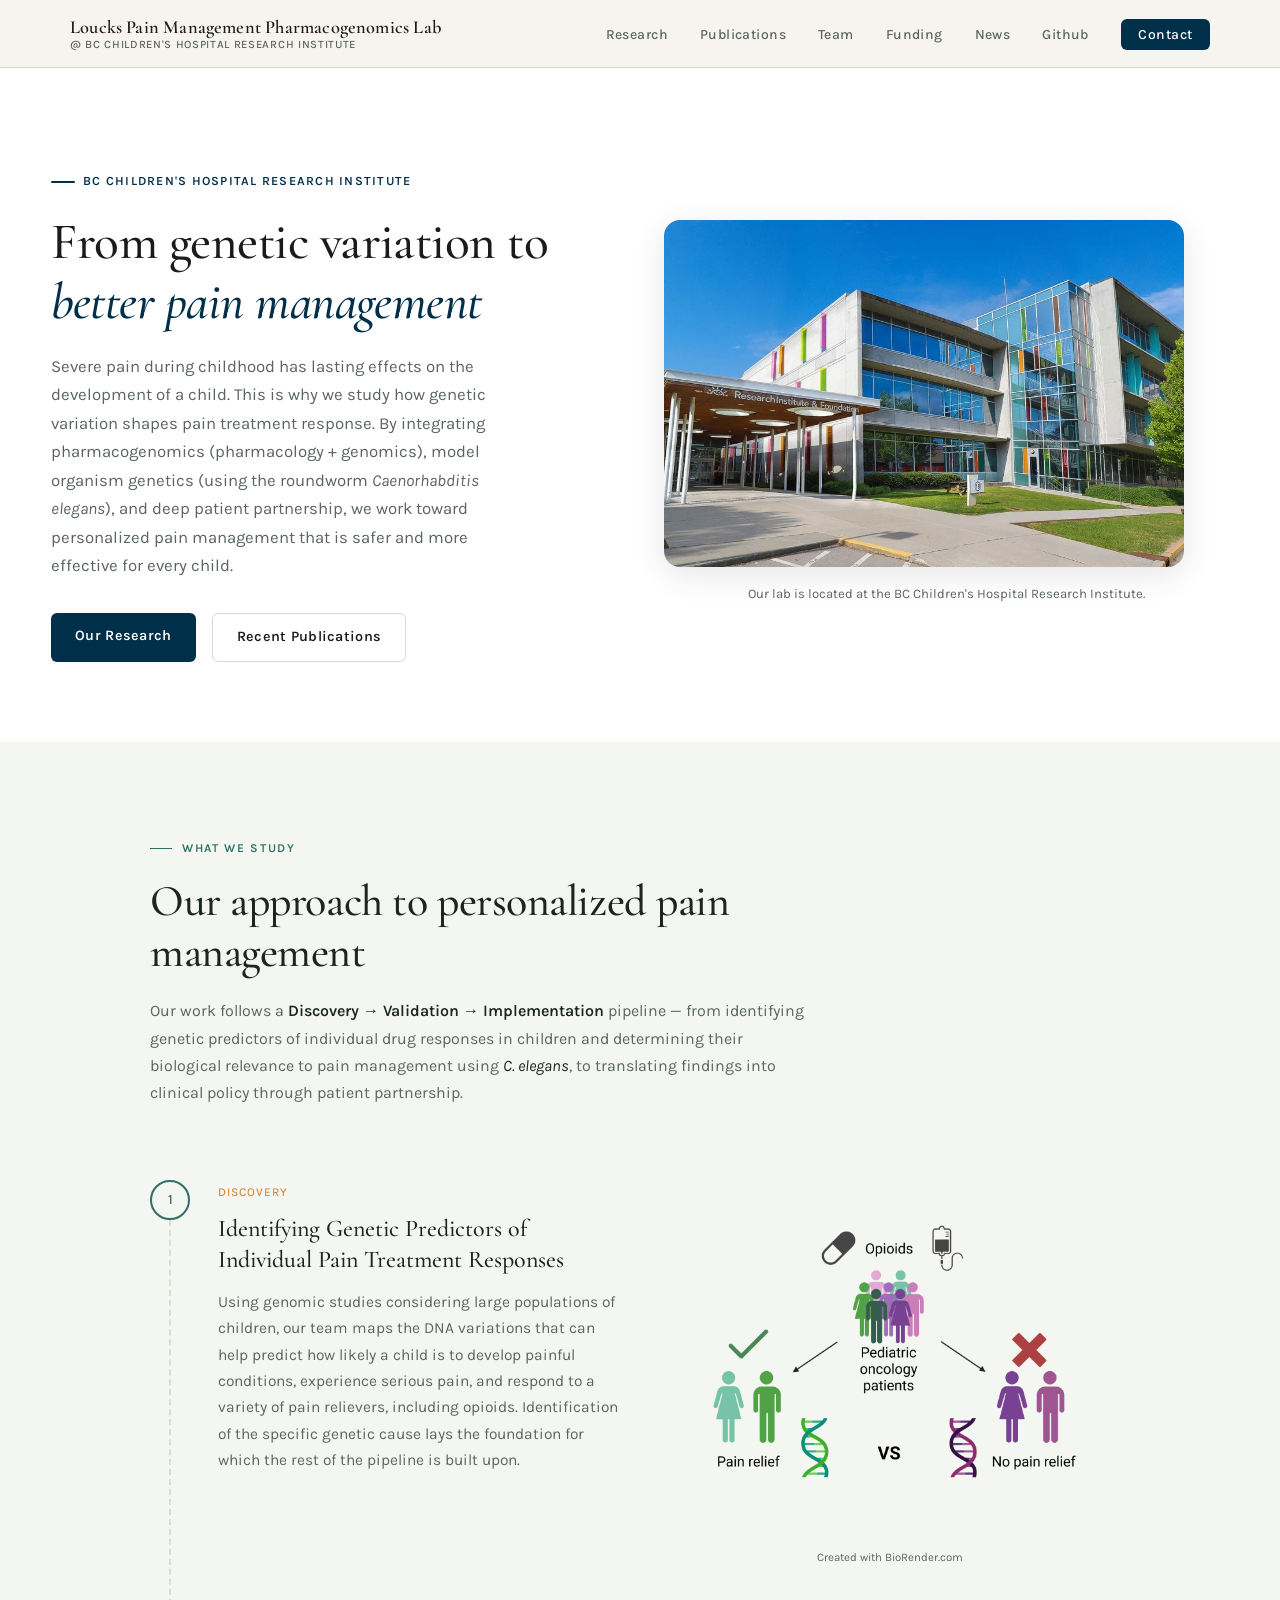
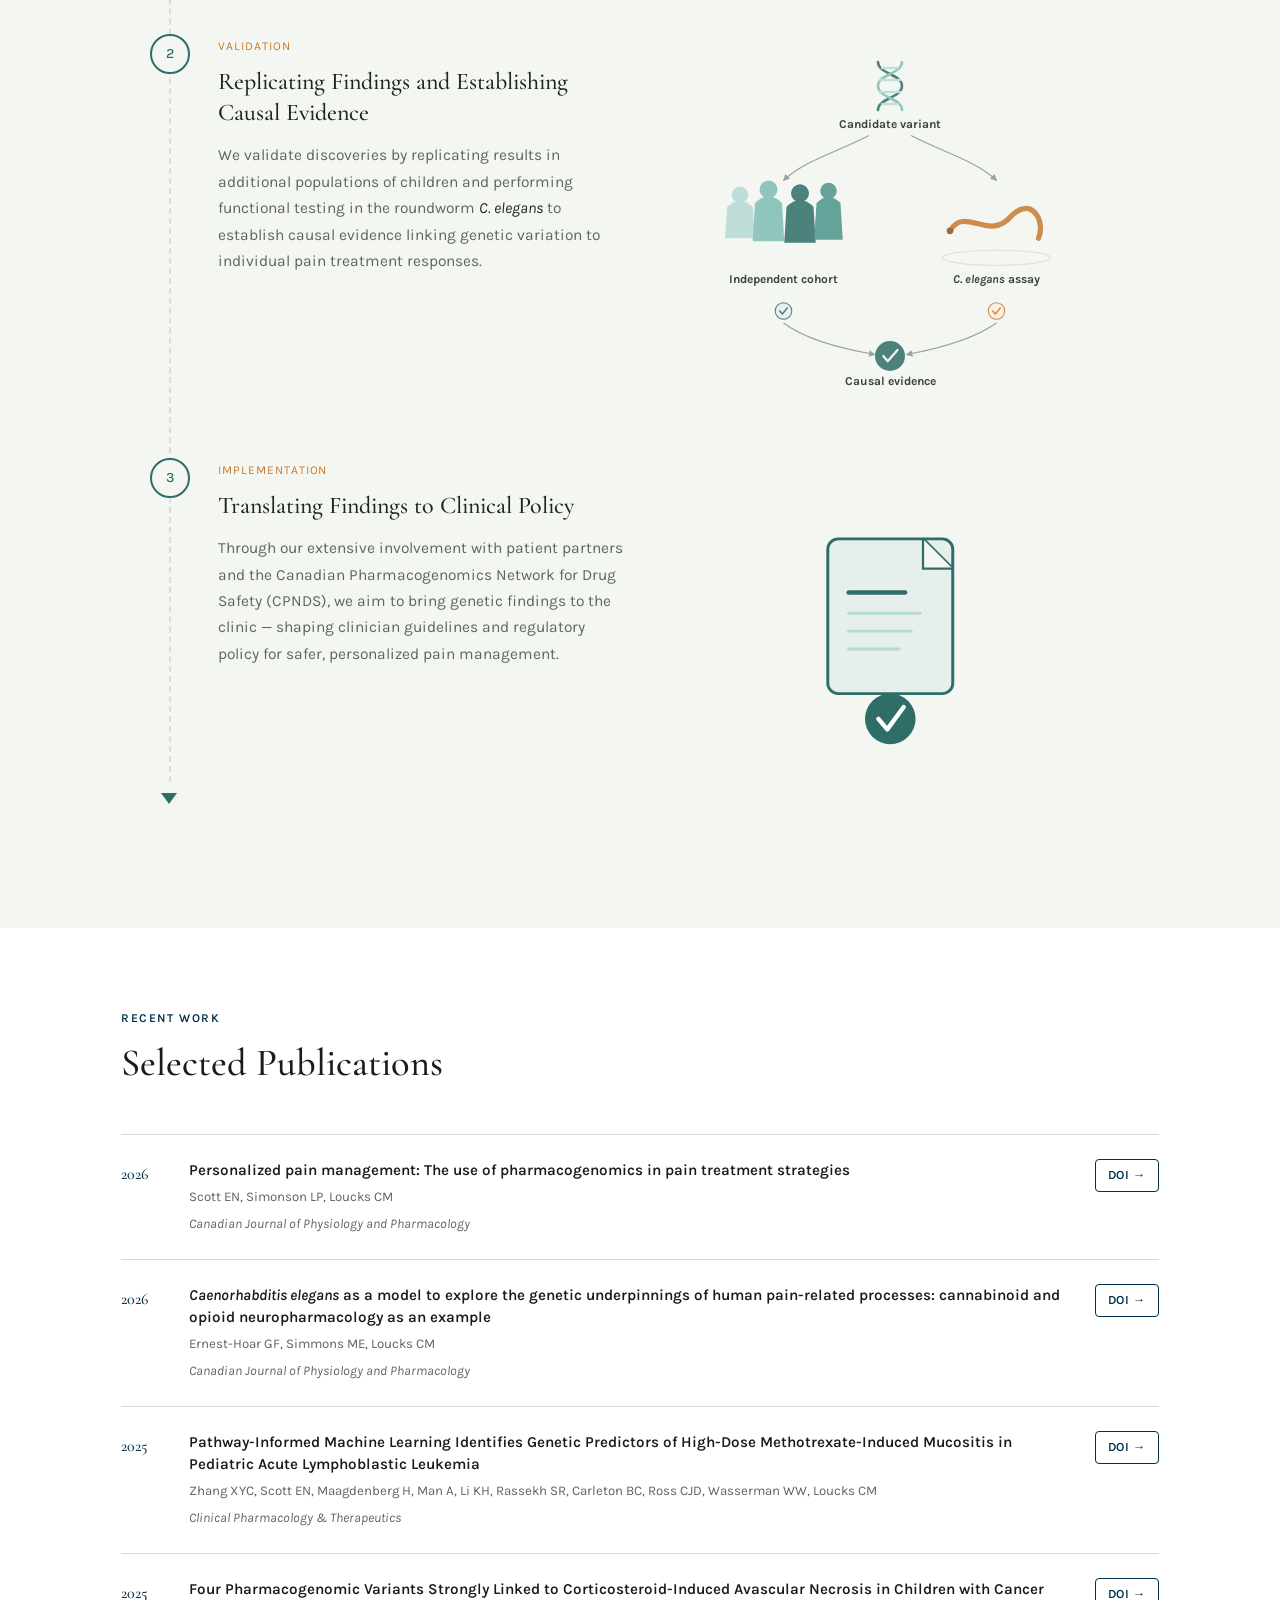
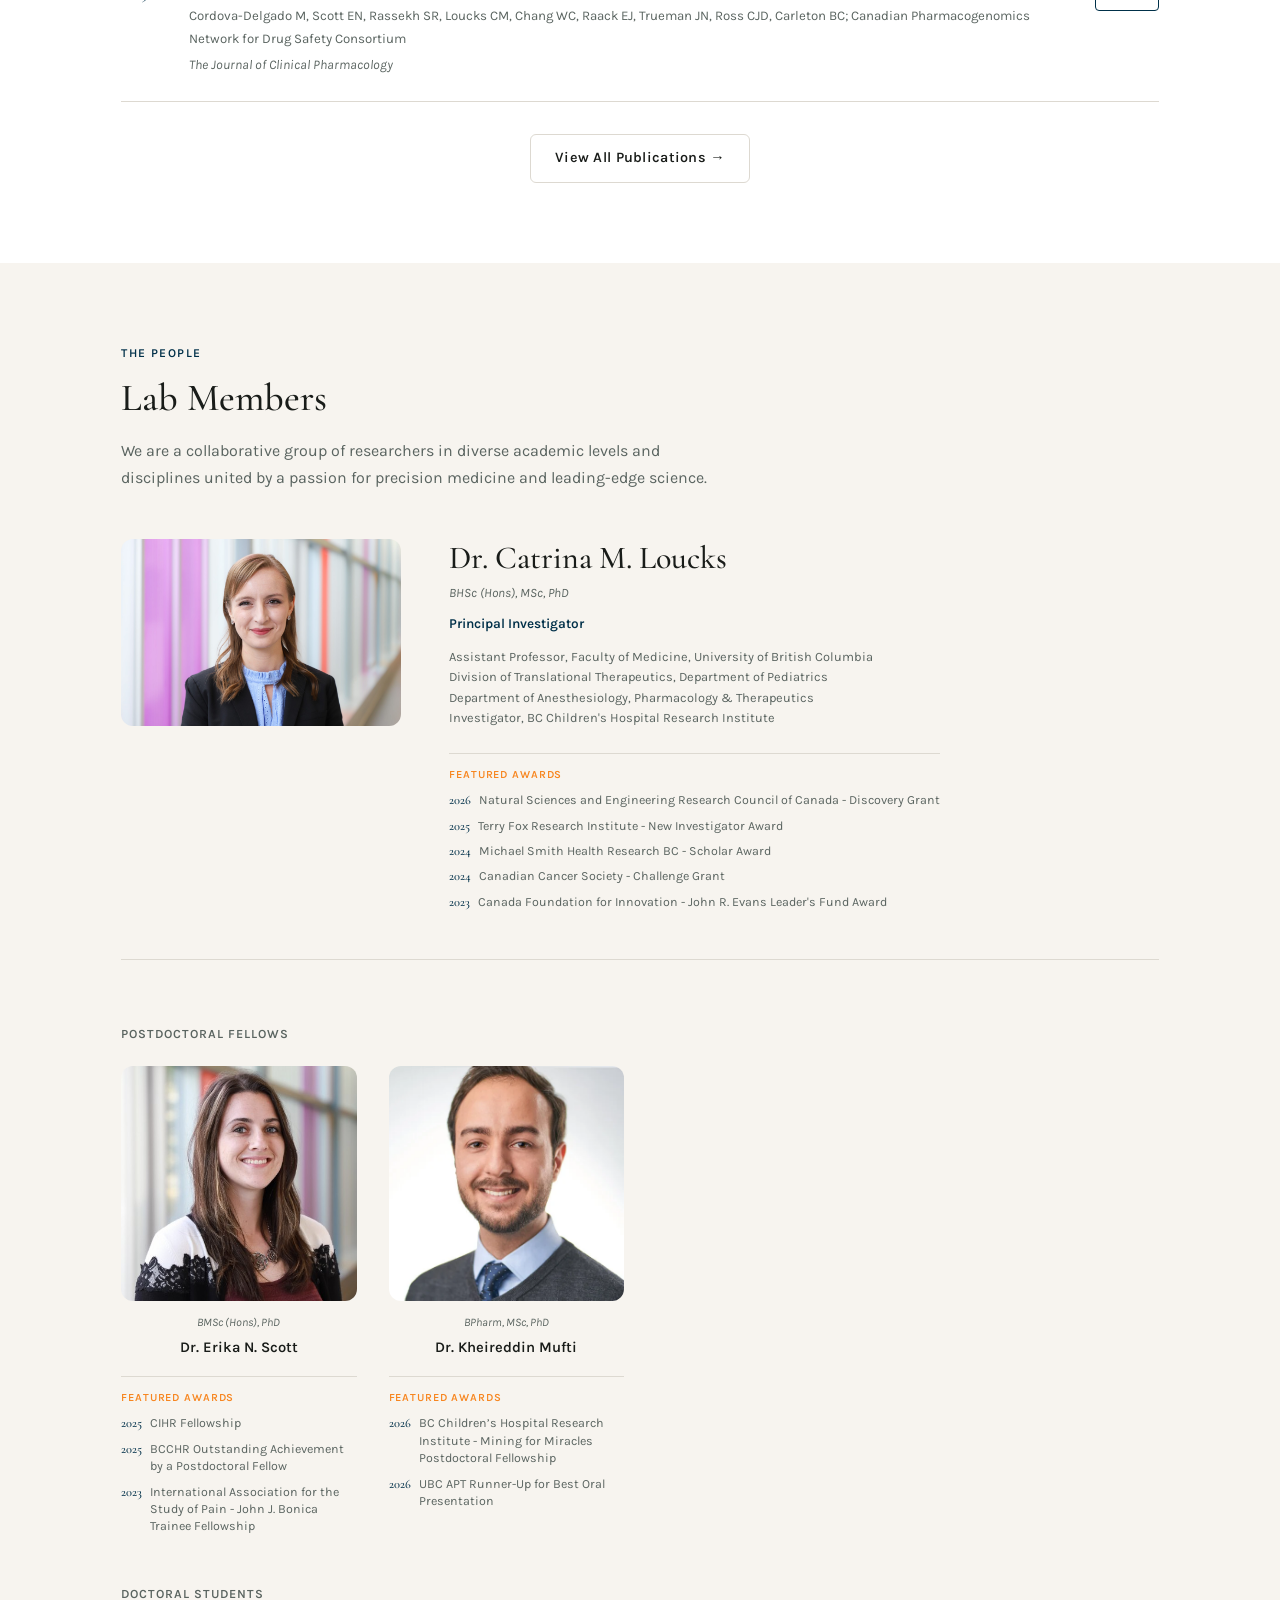
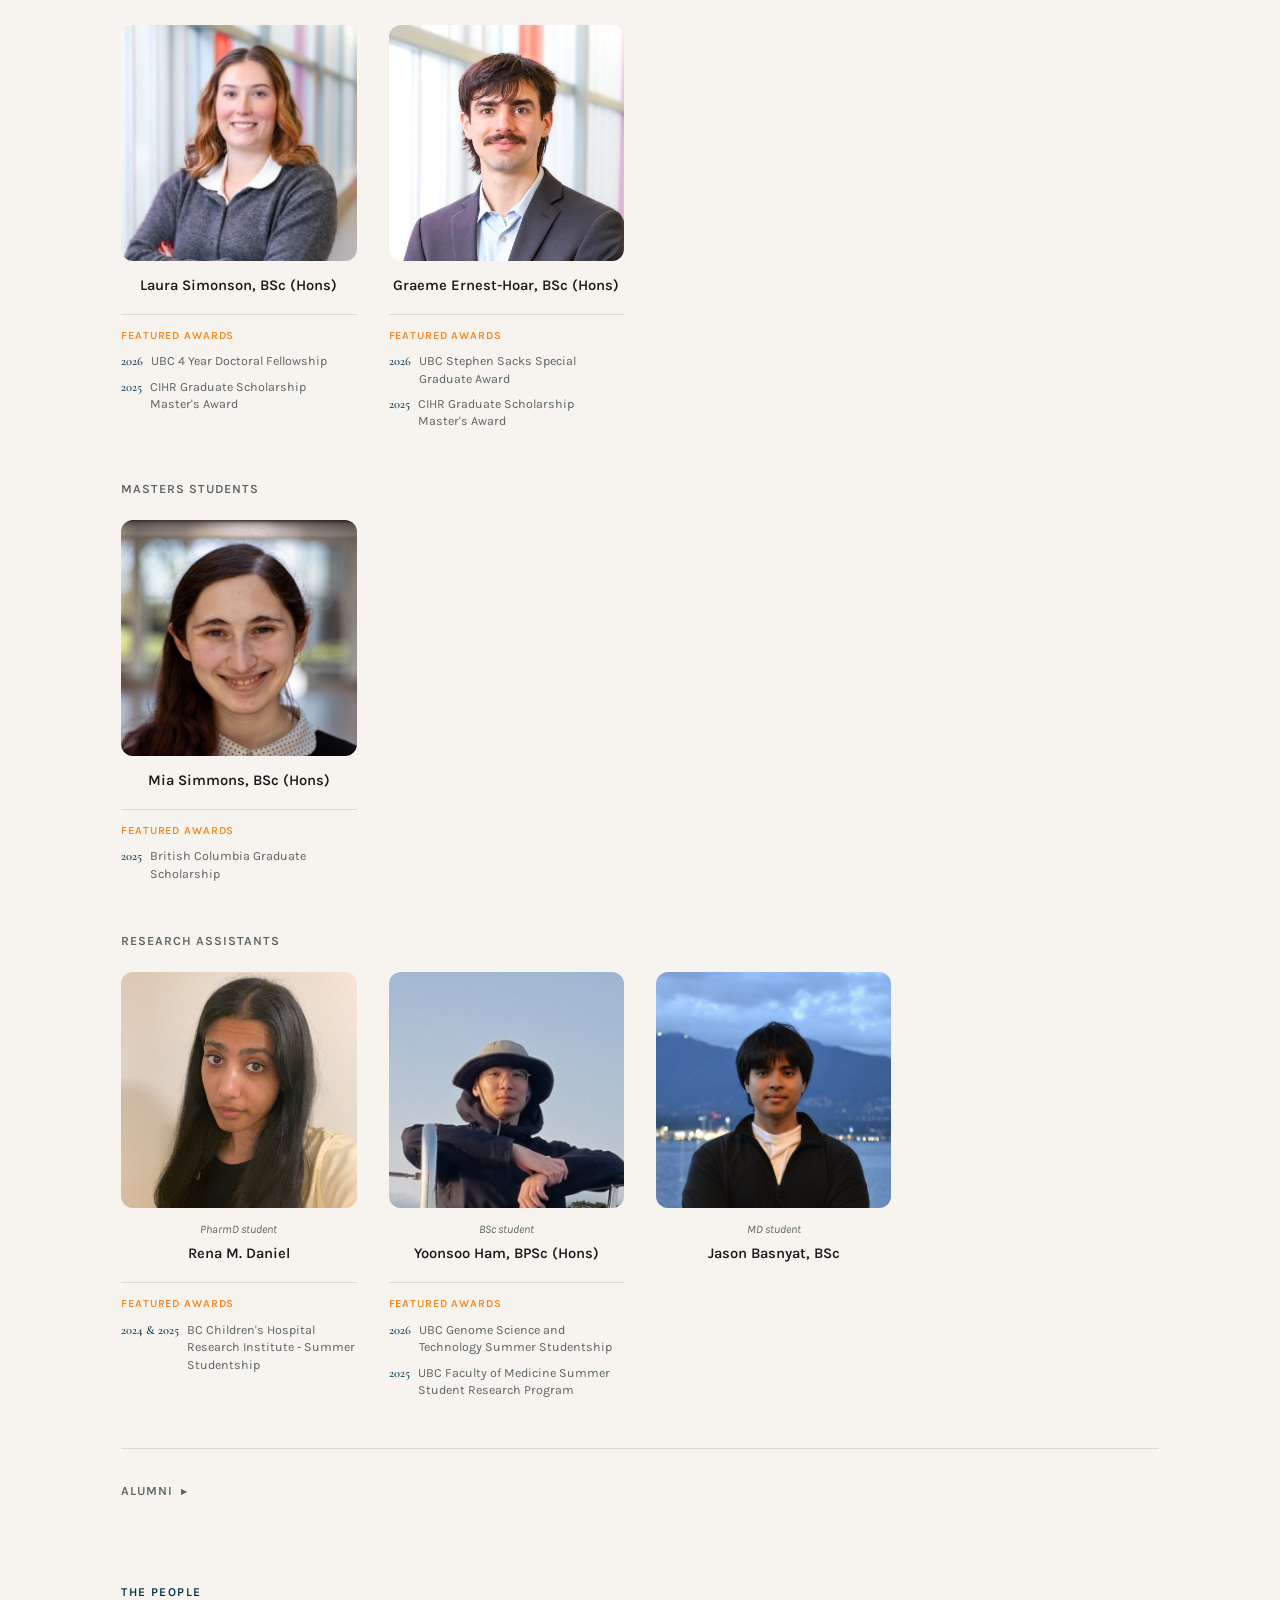
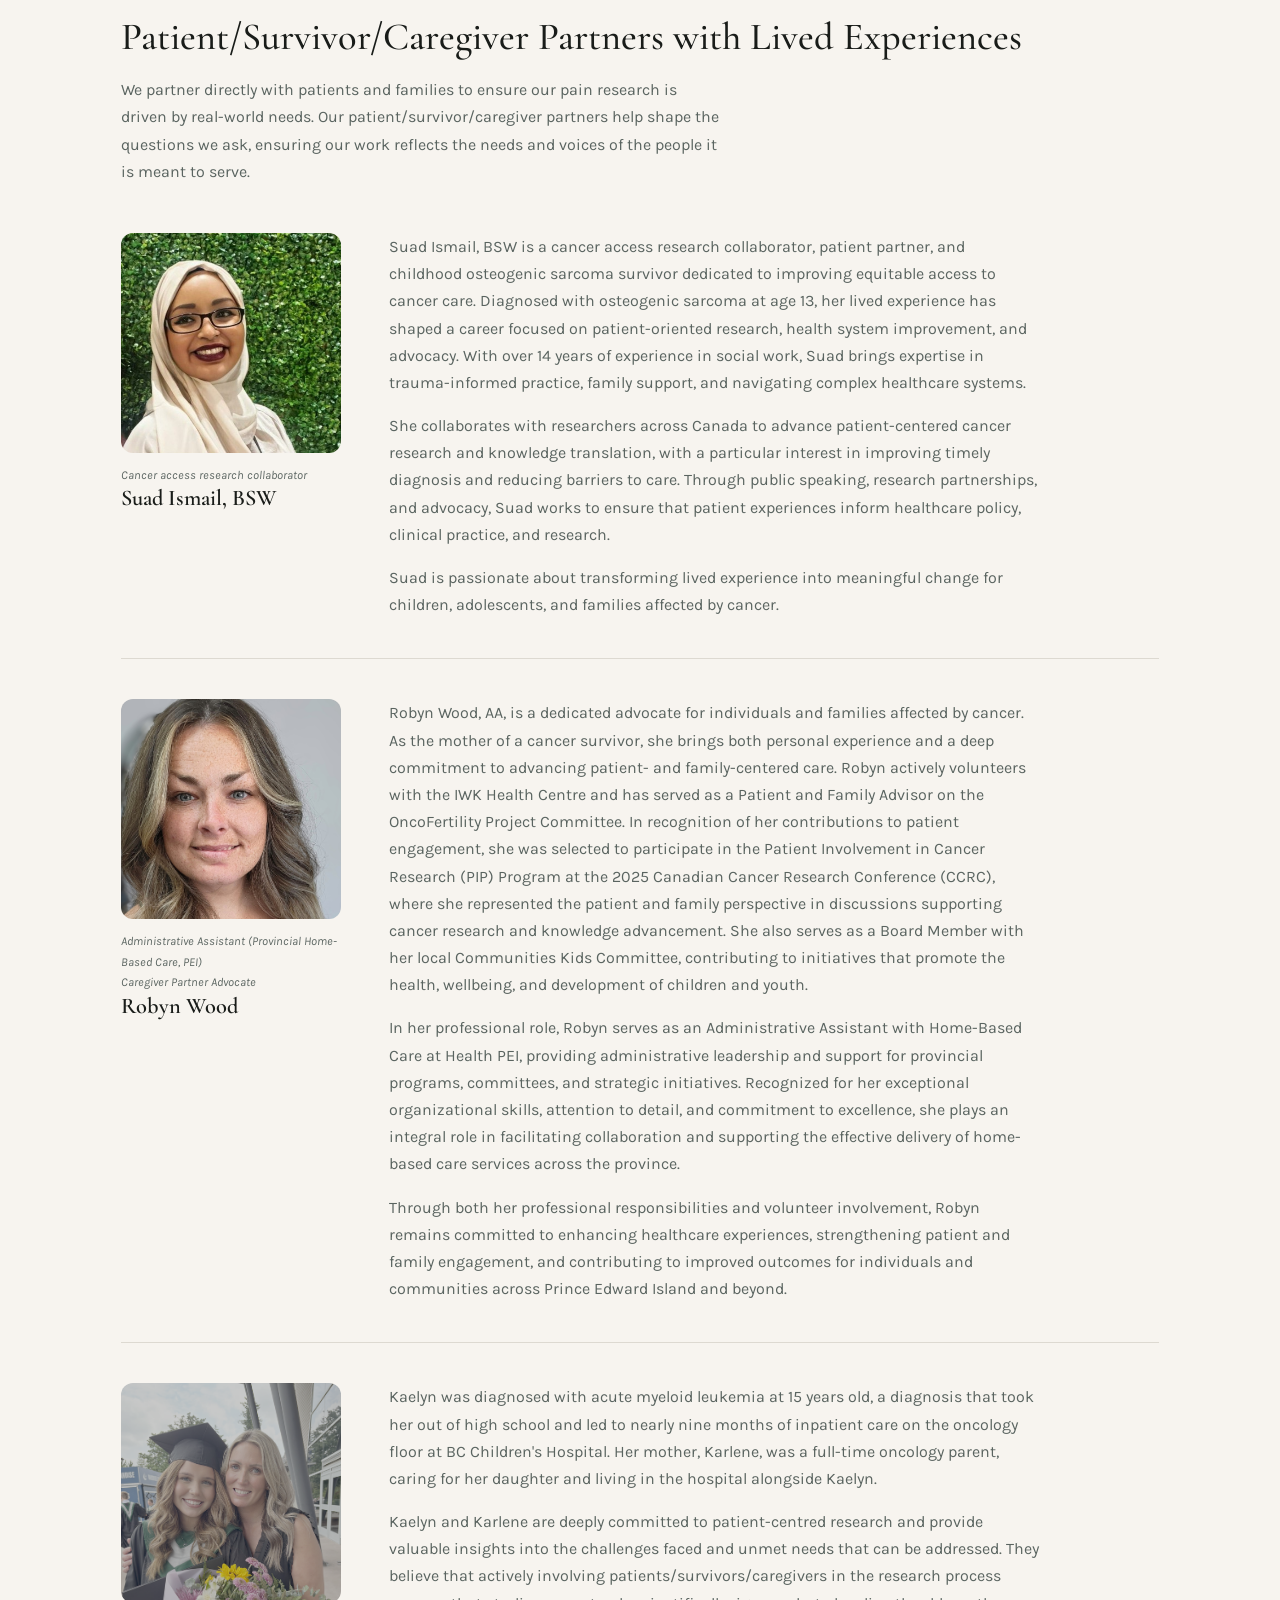
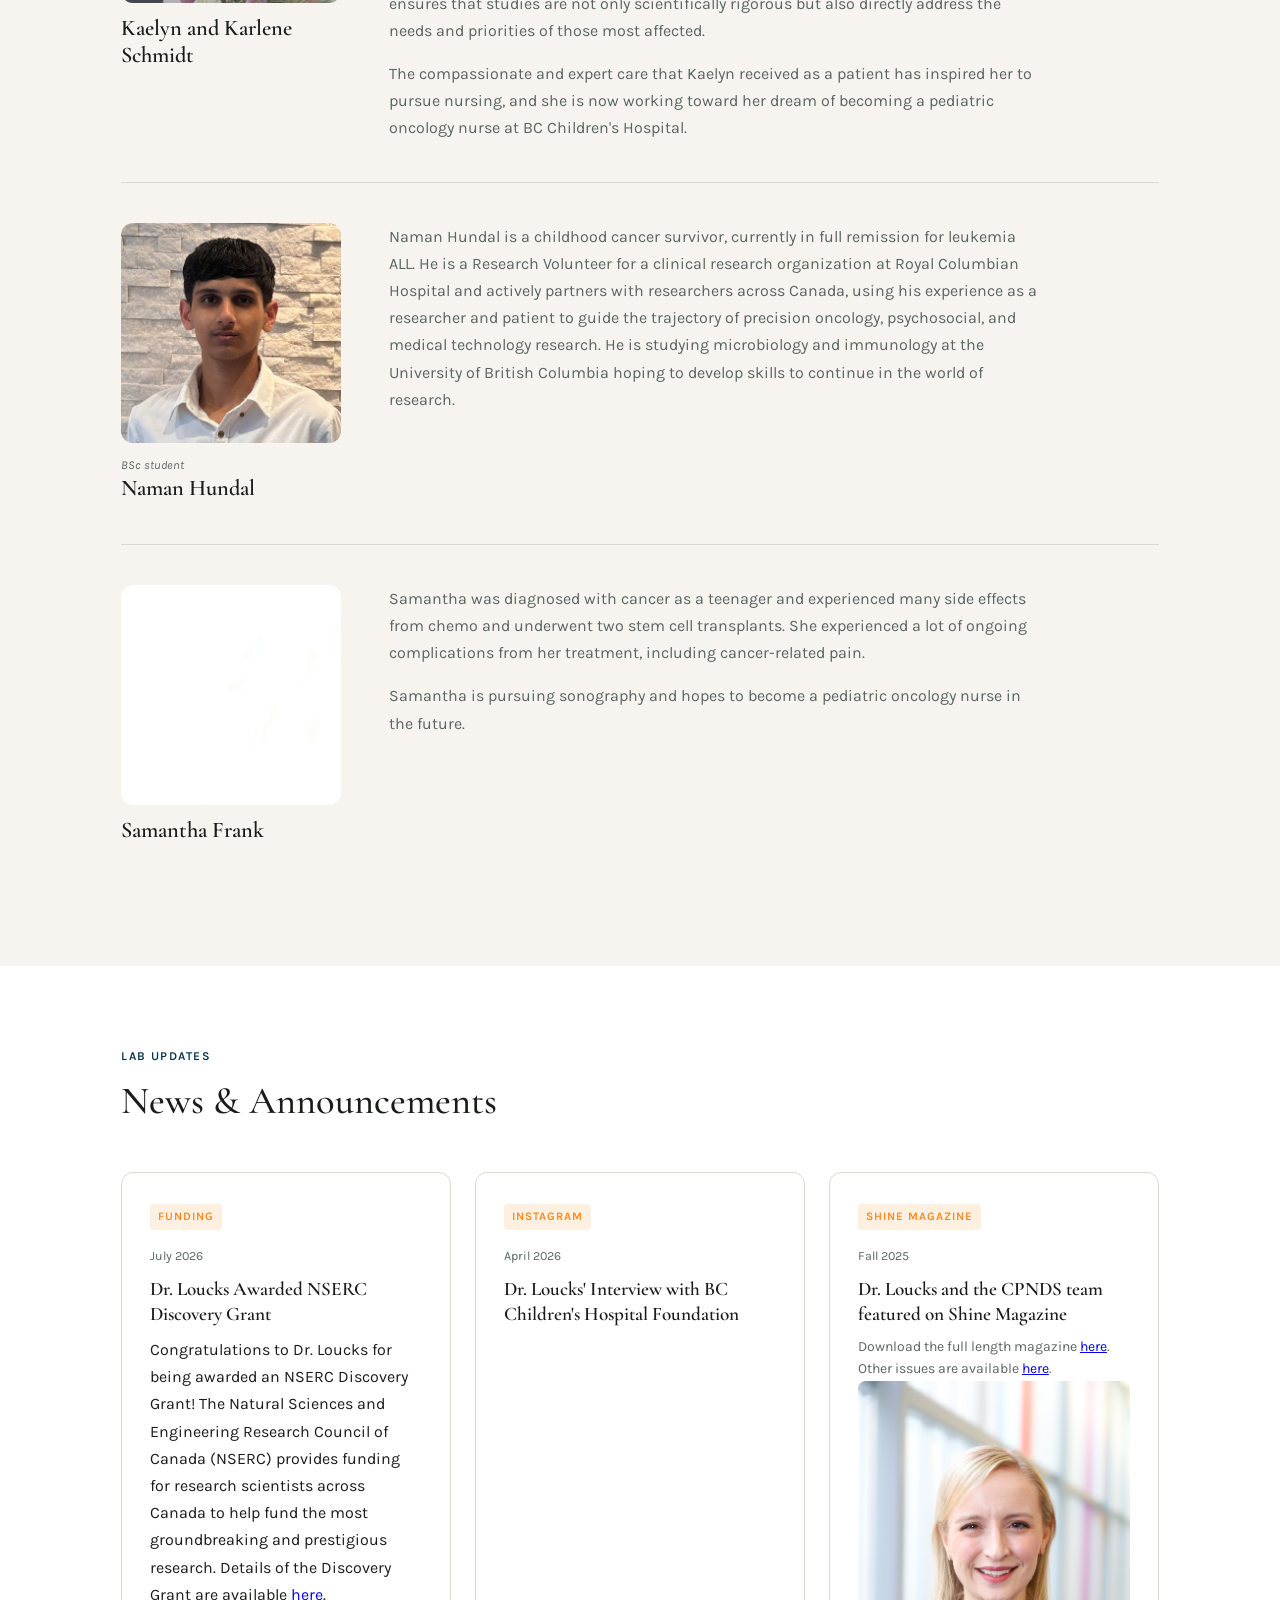
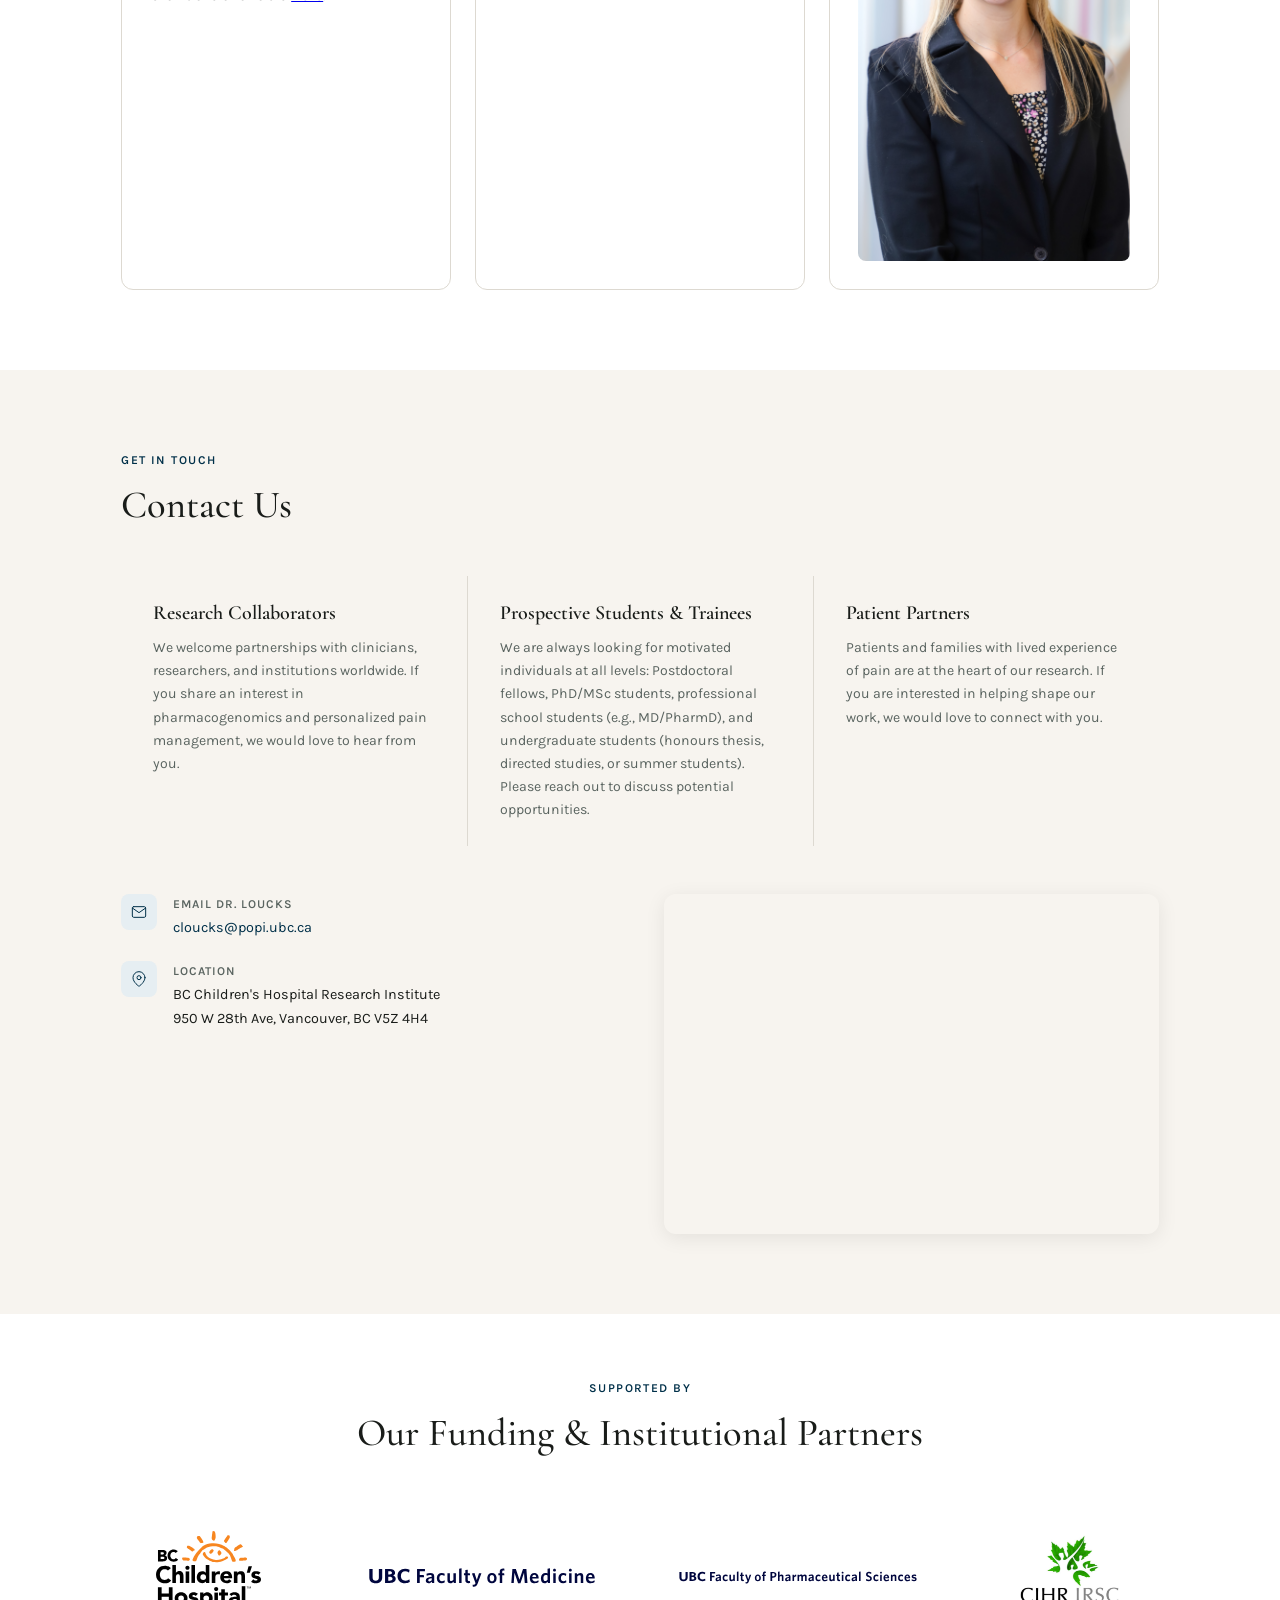
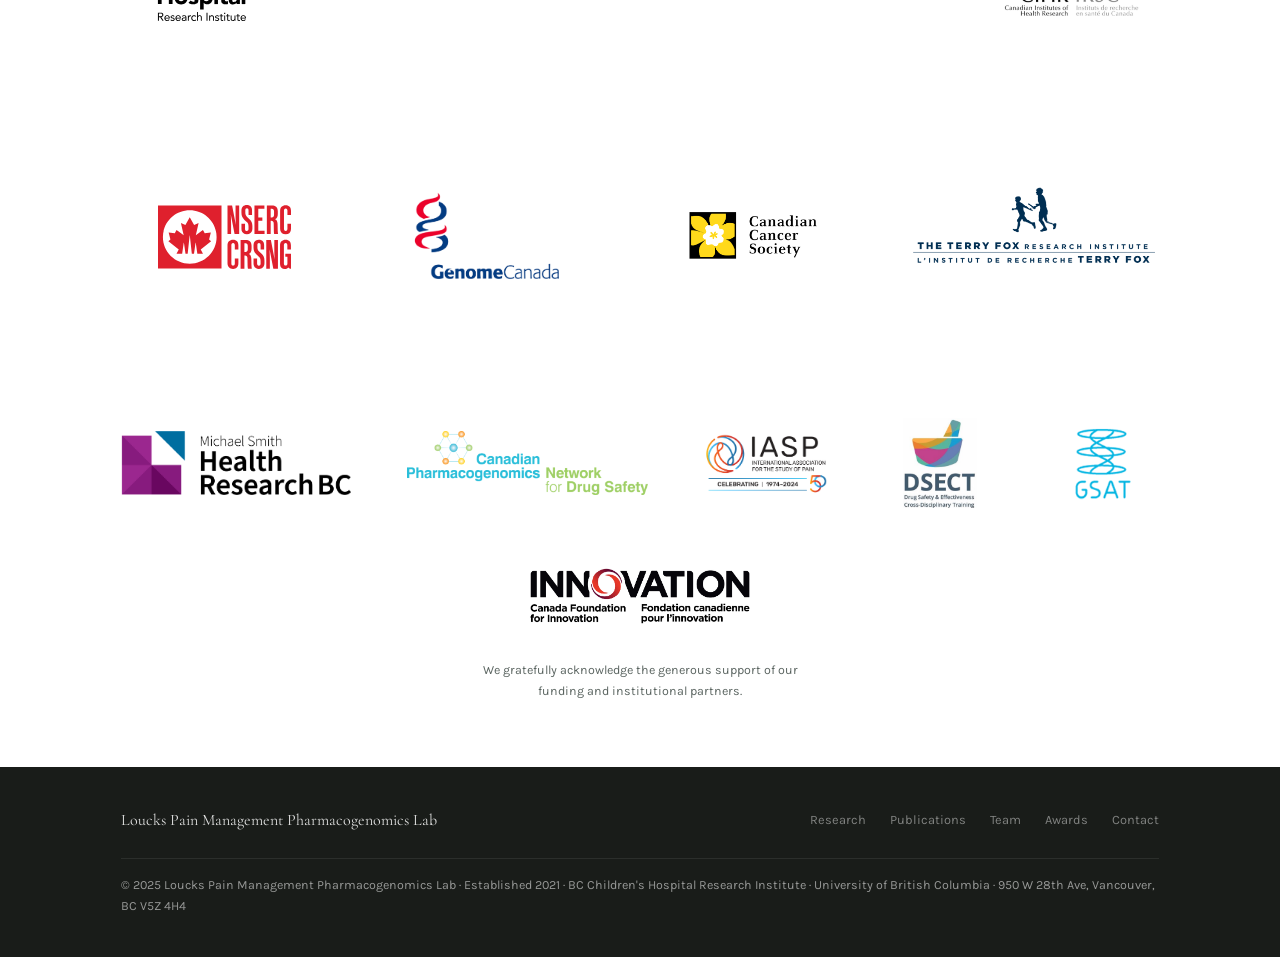
<file: index.html>
<!DOCTYPE html>
<html lang="en">
<head>
  <meta charset="UTF-8" />
  <meta name="viewport" content="width=device-width, initial-scale=1.0" />
  <title>Loucks Pain Management Pharmacogenomics Lab — BC Children's Hospital Research Institute</title>

  <!-- ── Google Fonts ── -->
  <link rel="preconnect" href="https://fonts.googleapis.com" />
  <link rel="preconnect" href="https://fonts.gstatic.com" crossorigin />
  <link href="https://fonts.googleapis.com/css2?family=Cormorant+Garamond:ital,wght@0,400;0,500;0,600;1,400;1,500&family=Karla:wght@400;500;600&display=swap" rel="stylesheet" />

  <link rel="stylesheet" href="style.css" />
</head>
<body>

<!-- ════════════════════════════════════════════════════════════════════
     NAVIGATION
     ════════════════════════════════════════════════════════════════════ -->
<nav>
  <div class="nav-inner">
    <a href="#" class="nav-brand">
      <div class="nav-wordmark">
        Loucks Pain Management Pharmacogenomics Lab
        <span>@ BC Children's Hospital Research Institute</span>
      </div>
    </a>
    <ul class="nav-links">
      <li><a href="#research">Research</a></li>
      <li><a href="#publications">Publications</a></li>
      <li><a href="#team">Team</a></li>
      <li><a href="awards.html">Funding</a></li>
      <li><a href="#news">News</a></li>
      <li><a href="https://github.com/louckslab">Github</a></li>
      <li><a href="#contact" class="nav-contact-btn">Contact</a></li>
    </ul>
  </div>
</nav>

<!-- ════════════════════════════════════════════════════════════════════
     HERO
     ════════════════════════════════════════════════════════════════════ -->
<section id="hero">
  <div class="site-wrap">
    <div class="hero-grid">
      <div>
        <div class="hero-eyebrow">BC Children's Hospital Research Institute</div>
        <h1 class="hero-title">
          From genetic variation to<br>
          <em>better pain management</em>
        </h1>
        <p class="hero-desc">
          Severe pain during childhood has lasting effects on the development of a child. This is why
          we study how genetic variation shapes pain treatment response. By integrating pharmacogenomics (pharmacology
          + genomics), model organism genetics (using the roundworm <em>Caenorhabditis elegans</em>), and deep patient partnership, we work toward
          personalized pain management that is safer and more effective for every child.
        </p>
        <div class="btn-row">
          <a href="#research" class="btn-primary">Our Research</a>
          <a href="#publications" class="btn-outline">Recent Publications</a>
        </div>


      </div>

      <!-- ── Hero visual — BCCHRI building photo with caption ── -->
      <div class="hero-visual">
        <div class="hero-photo">
          <img src="images/Funders/BCCHRI-externalPic.jpg" alt="BC Children's Hospital Research Institute" />
        </div>
        <p class="hero-photo-caption">Our lab is located at the BC Children's Hospital Research Institute.</p>
      </div>
    </div>
  </div>
</section>

<!-- ════════════════════════════════════════════════════════════════════
     RESEARCH  —  progress bar with three stage columns
     ════════════════════════════════════════════════════════════════════ -->

<section id="research" class="research">
  <div class="site-wrap">
 
    <div class="research-head">
      <div class="section-label">What We Study</div>
      <h2 class="section-title">Our approach to personalized pain management</h2>
      <p class="section-lead">
        Our work follows a <strong>Discovery → Validation → Implementation</strong>
        pipeline — from identifying genetic predictors of individual drug responses in children and
        determining their biological relevance to pain management using <em>C. elegans</em>, to translating
        findings into clinical policy through patient partnership.
      </p>
    </div>
 
    <!-- Vertical pipeline: one rail runs top to bottom, arrow points down -->
    <div class="pipeline-col">
 
      <article class="stage-row">
        <div class="stage-marker"><div class="ring">1</div></div>
        <div class="stage-content">
          <div class="stage-text">
            <div class="stage-eyebrow">Discovery</div>
            <h3 class="stage-title">Identifying Genetic Predictors of Individual Pain Treatment Responses</h3>
            <p class="stage-desc">Using genomic studies considering large populations of children, our team maps the DNA variations that can help predict how likely a child is 
              to develop painful conditions, experience serious pain, and respond to a variety of pain relievers, including opioids. 
              Identification of the specific genetic cause lays the foundation for which the rest of the pipeline is built upon.</p>
          </div>
          <figure class="stage-figure">
            <div class="stage-figure-visual">
              <img src="images/Figures/discovery-transparent.png" alt="discovery figure" />
            </div>
            <figcaption>Created with BioRender.com</figcaption>
          </figure>
        </div>
      </article>
 
      <article class="stage-row">
        <div class="stage-marker"><div class="ring">2</div></div>
        <div class="stage-content">
          <div class="stage-text">
            <div class="stage-eyebrow">Validation</div>
            <h3 class="stage-title">Replicating Findings and Establishing Causal Evidence</h3>
            <p class="stage-desc">
              We validate discoveries by replicating results in additional populations of children and performing functional testing in the roundworm 
              <em>C. elegans</em> to establish causal evidence linking genetic variation to individual pain treatment responses.
            </p>
          </div>
          <figure class="stage-figure">
            <div class="stage-figure-visual">
              <svg viewBox="0 0 640 480" width="100%" height="100%" role="img" aria-labelledby="valFigTitle valFigDesc">
                <title id="valFigTitle">Replicating findings and establishing causal evidence</title>
                <desc id="valFigDesc">A candidate genetic variant is tested in an independent cohort of children and through functional assays in C. elegans. Both lines of evidence converge on causal evidence linking the variant to pain treatment response.</desc>
          
                <defs>
                  <marker id="arrowhead" viewBox="0 0 10 10" refX="8" refY="5" markerWidth="7" markerHeight="7" orient="auto-start-reverse">
                    <path d="M1,1 L9,5 L1,9 Z" fill="#8B9490"/>
                  </marker>
                </defs>
          
                <style>
                  text { font-family: 'Karla', 'Helvetica Neue', Arial, sans-serif; fill: #1C2521; }
                  .title   { font-size: 16px; font-weight: 700; }
                  .subtle  { font-size: 12.5px; fill: #5B665F; }
                  .connector { fill: none; stroke: #8B9490; stroke-width: 1.6; }
                </style>
          
                <g transform="translate(320,72)">
                  <path d="M-16,-32 C-16,-16 16,-16 16,0 C16,16 -16,16 -16,32" fill="none" stroke="#2F6E68" stroke-width="3.4" stroke-linecap="round"/>
                  <path d="M16,-32 C16,-16 -16,-16 -16,0 C-16,16 16,16 16,32" fill="none" stroke="#7FBDB5" stroke-width="3.4" stroke-linecap="round"/>
                  <line x1="-12" y1="-24" x2="12" y2="-24" stroke="#B7DAD5" stroke-width="3"/>
                  <line x1="-15" y1="-8"  x2="15" y2="-8"  stroke="#B7DAD5" stroke-width="3"/>
                  <line x1="-15" y1="8"   x2="15" y2="8"   stroke="#B7DAD5" stroke-width="3"/>
                  <line x1="-12" y1="24"  x2="12" y2="24"  stroke="#B7DAD5" stroke-width="3"/>
                </g>
                <text class="title" x="320" y="128" text-anchor="middle">Candidate variant</text>
          
                <path class="connector" d="M292,138 C245,162 205,172 178,198" marker-end="url(#arrowhead)"/>
                <path class="connector" d="M348,138 C395,162 435,172 462,198" marker-end="url(#arrowhead)"/>
          
                <g transform="translate(178,255)">
                  <g fill="#B7DAD5">
                    <circle cx="-58" cy="-38" r="11"/>
                    <path d="M-75,-22 Q-58,-38 -41,-22 L-38,20 L-78,20 Z"/>
                  </g>
                  <g fill="#7FBDB5">
                    <circle cx="-20" cy="-45" r="12"/>
                    <path d="M-38,-27 Q-20,-45 -2,-27 L1,24 L-41,24 Z"/>
                  </g>
                  <g fill="#2F6E68">
                    <circle cx="22" cy="-40" r="12"/>
                    <path d="M4,-22 Q22,-40 40,-22 L43,26 L1,26 Z"/>
                  </g>
                  <g fill="#4C948C">
                    <circle cx="60" cy="-43" r="11"/>
                    <path d="M44,-27 Q60,-43 76,-27 L79,22 L41,22 Z"/>
                  </g>
                </g>
                <text class="title"  x="178" y="335" text-anchor="middle">Independent cohort</text>
          
                <g transform="translate(178,372)">
                  <circle r="11" fill="#E7EFED" stroke="#2F6E68" stroke-width="1.4"/>
                  <path d="M-5,0 L-1.5,4 L5,-4" fill="none" stroke="#2F6E68" stroke-width="2" stroke-linecap="round" stroke-linejoin="round"/>
                </g>
          
                <g transform="translate(462,255)">
                  <path d="M-62,10 C-42,-24 -10,26 20,-10 C46,-36 66,-4 56,20"
                        fill="none" stroke="#C97A2E" stroke-width="7" stroke-linecap="round"/>
                  <circle cx="-62" cy="10" r="4.5" fill="#8A5620"/>
                  <ellipse cx="0" cy="46" rx="72" ry="10" fill="none" stroke="#D8DED6" stroke-width="1.6"/>
                </g>
                <text class="title"  x="462" y="335" text-anchor="middle"><tspan font-style="italic">C. elegans</tspan> assay</text>
          
                <g transform="translate(462,372)">
                  <circle r="11" fill="#FBEEE0" stroke="#C97A2E" stroke-width="1.4"/>
                  <path d="M-5,0 L-1.5,4 L5,-4" fill="none" stroke="#C97A2E" stroke-width="2" stroke-linecap="round" stroke-linejoin="round"/>
                </g>
          
                <path class="connector" d="M178,388 C210,412 265,424 300,430" marker-end="url(#arrowhead)"/>
                <path class="connector" d="M462,388 C428,412 375,424 342,430" marker-end="url(#arrowhead)"/>
          
                <g transform="translate(320,432)">
                  <circle r="20" fill="#2F6E68"/>
                  <path d="M-9,0 L-3,7 L10,-8" fill="none" stroke="#F4F6F1" stroke-width="3" stroke-linecap="round" stroke-linejoin="round"/>
                </g>
                <text class="title" x="320" y="470" text-anchor="middle">Causal evidence</text>
              </svg>
            </div>
          </figure>

        </div>
      </article>
 
      <article class="stage-row">
        <div class="stage-marker"><div class="ring">3</div></div>
        <div class="stage-content">
          <div class="stage-text">
            <div class="stage-eyebrow">Implementation</div>
            <h3 class="stage-title">Translating Findings to Clinical Policy</h3>
            <p class="stage-desc">Through our extensive involvement with patient partners and the Canadian Pharmacogenomics Network for Drug Safety (CPNDS), we aim to bring genetic findings 
              to the clinic — shaping clinician guidelines and regulatory policy for safer, personalized pain management.</p>
          </div>
          <figure class="stage-figure">
            <div class="stage-figure-visual">
              <svg class="impl-svg" viewBox="0 0 120 150" width="100%" height="100%" role="img" aria-label="Clinical guideline document with checkmark">
                <!-- page body -->
                <rect x="18" y="10" width="84" height="104" rx="7"
                      fill="#E7EFED" stroke="#2F6E68" stroke-width="2"/>
                <!-- folded corner -->
                <path d="M82,10 L102,30" fill="none" stroke="#2F6E68" stroke-width="2"/>
                <path d="M82,10 L82,30 L102,30" fill="#F4F6F1" stroke="#2F6E68" stroke-width="1.5"/>
                <!-- heading line (teal, bold) -->
                <line x1="32" y1="46" x2="70" y2="46" stroke="#2F6E68" stroke-width="3" stroke-linecap="round"/>
                <!-- body lines (muted) -->
                <line x1="32" y1="60" x2="80" y2="60" stroke="#B7DAD5" stroke-width="2" stroke-linecap="round"/>
                <line x1="32" y1="72" x2="74" y2="72" stroke="#B7DAD5" stroke-width="2" stroke-linecap="round"/>
                <line x1="32" y1="84" x2="66" y2="84" stroke="#B7DAD5" stroke-width="2" stroke-linecap="round"/>
                <!-- checkmark circle -->
                <circle cx="60" cy="131" r="17" fill="#2F6E68"/>
                <path d="M52,131 L58,138 L69,123"
                      fill="none" stroke="white" stroke-width="3"
                      stroke-linecap="round" stroke-linejoin="round"/>
              </svg>
            </div>
          </figure>
        </div>
      </article>
 
    </div>
  </div>
</section>


<!-- ════════════════════════════════════════════════════════════════════
     PUBLICATIONS  —  selected publications from Loucks Lab
     Sources: BCCHR profile page, PubMed / DOI links
     ════════════════════════════════════════════════════════════════════ -->
<section id="publications">
  <div class="site-wrap">
    <div class="section-head">
      <div class="section-label">Recent Work</div>
      <h2 class="section-title">Selected Publications</h2>
    </div>

    <div class="pub-list">

      <!-- Publication 1 -->
      <div class="pub-item">
        <div class="pub-year">2026</div>
        <div>
          <div class="pub-title">Personalized pain management: The use of pharmacogenomics in pain treatment strategies</div>
          <div class="pub-authors">Scott EN, Simonson LP, Loucks CM</div>
          <div class="pub-journal">Canadian Journal of Physiology and Pharmacology</div>
        </div>
        <a href="https://doi.org/10.1139/cjpp-2025-0304" class="pub-link" target="_blank" rel="noopener">DOI →</a>
      </div>

      <!-- Publication 2 -->
      <div class="pub-item">
        <div class="pub-year">2026</div>
        <div>
          <div class="pub-title"><em>Caenorhabditis elegans</em> as a model to explore the genetic underpinnings of human pain-related processes: cannabinoid and opioid neuropharmacology as an example</div>
          <div class="pub-authors">Ernest-Hoar GF, Simmons ME, Loucks CM</div>
          <div class="pub-journal">Canadian Journal of Physiology and Pharmacology</div>
        </div>
        <a href="https://doi.org/10.1139/cjpp-2025-0303" class="pub-link" target="_blank" rel="noopener">DOI →</a>
      </div>

      <!-- Publication 3 -->
      <div class="pub-item">
        <div class="pub-year">2025</div>
        <div>
          <div class="pub-title">Pathway-Informed Machine Learning Identifies Genetic Predictors of High-Dose Methotrexate-Induced Mucositis in Pediatric Acute Lymphoblastic Leukemia</div>
          <div class="pub-authors">Zhang XYC, Scott EN, Maagdenberg H, Man A, Li KH, Rassekh SR, Carleton BC, Ross CJD, Wasserman WW, Loucks CM</div>
          <div class="pub-journal">Clinical Pharmacology &amp; Therapeutics</div>
        </div>
        <a href="https://doi.org/10.1002/cpt.70135" class="pub-link" target="_blank" rel="noopener">DOI →</a>
      </div>

      <!-- Publication 4 -->
      <div class="pub-item">
        <div class="pub-year">2025</div>
        <div>
          <div class="pub-title">Four Pharmacogenomic Variants Strongly Linked to Corticosteroid-Induced Avascular Necrosis in Children with Cancer</div>
          <div class="pub-authors">Cordova-Delgado M, Scott EN, Rassekh SR, Loucks CM, Chang WC, Raack EJ, Trueman JN, Ross CJD, Carleton BC; Canadian Pharmacogenomics Network for Drug Safety Consortium</div>
          <div class="pub-journal">The Journal of Clinical Pharmacology</div>
        </div>
        <a href="https://doi.org/10.1002/jcph.70084" class="pub-link" target="_blank" rel="noopener">DOI →</a>
      </div>

    </div>

    <div class="pub-more">
      <a href="all_publications.html" class="btn-outline">View All Publications →</a>
    </div>
  </div>
</section>

<!-- ════════════════════════════════════════════════════════════════════
     TEAM 
     ════════════════════════════════════════════════════════════════════ -->
<section id="team">
  <div class="site-wrap">
    <div class="section-head">
      <div class="section-label">The People</div>
      <h2 class="section-title">Lab Members</h2>
      <p class="section-lead">
        We are a collaborative group of researchers in diverse academic levels and disciplines united by a passion for precision medicine and leading-edge science.
      </p>
    </div>

      <div class="team-pi">
        <div class="team-pi-photo">
          <img src="images/team/catrina_loucks.jpg" alt="Dr. Catrina M. Loucks" />
        </div>
        <div class="team-pi-info">
          <h3 class="team-pi-name">Dr. Catrina M. Loucks</h3>
          <div class="team-pi-credentials">BHSc (Hons), MSc, PhD</div>
          <div class="team-pi-role">Principal Investigator</div>
          <div class="team-pi-affiliations">
            Assistant Professor, Faculty of Medicine, University of British Columbia<br>
            Division of Translational Therapeutics, Department of Pediatrics<br>
            Department of Anesthesiology, Pharmacology &amp; Therapeutics<br>
            Investigator, BC Children's Hospital Research Institute
          </div>
          <div class="team-pi-awards">
            <div class="team-awards-label">Featured Awards</div>
            <ul class="team-awards-list">
              <li>
                <span class="team-award-year">2026</span>
                <span class="team-award-title">Natural Sciences and Engineering Research Council of Canada - Discovery Grant</span>
              </li>
              <li>
                <span class="team-award-year">2025</span>
                <span class="team-award-title">Terry Fox Research Institute - New Investigator Award</span>
              </li>
              <li>
                <span class="team-award-year">2024</span>
                <span class="team-award-title">Michael Smith Health Research BC - Scholar Award</span>
              </li>
              <li>
                <span class="team-award-year">2024</span>
                <span class="team-award-title">Canadian Cancer Society - Challenge Grant</span>
              </li>
              <li>
                <span class="team-award-year">2023</span>
                <span class="team-award-title">Canada Foundation for Innovation - John R. Evans Leader's Fund Award</span>
              </li>
            </ul>
          </div>
        </div>
      </div>

      <!-- ── Postdoctoral Fellows ── -->
      <div class="team-subsection">
        <div class="team-subsection-title">Postdoctoral Fellows</div>
        <div class="team-grid">
          <div class="team-card">
            <div class="team-avatar">
              <img src="images/team/erika_scott.jpeg" alt="Dr. Erika N. Scott" />
            </div>
            <div class="team-credentials">BMSc (Hons), PhD</div>
            <div class="team-name">Dr. Erika N. Scott</div>
            <div class="team-awards">
              <div class="team-awards-label">Featured Awards</div>
              <ul class="team-awards-list">
                <li>
                  <span class="team-award-year">2025</span>
                  <span class="team-award-title">CIHR Fellowship</span>
                </li>
                <li>
                  <span class="team-award-year">2025</span>
                  <span class="team-award-title">BCCHR Outstanding Achievement by a Postdoctoral Fellow</span>
                </li>
                <li>
                  <span class="team-award-year">2023</span>
                  <span class="team-award-title">International Association for the Study of Pain - John J. Bonica Trainee Fellowship</span>
                </li>
              </ul>
            </div>
          </div>
          <div class="team-card">
            <div class="team-avatar">
              <img src="images/team/khair_mufti.jpg" alt="Dr. Kheireddin Mufti" />
            </div>
            <div class="team-credentials">BPharm, MSc, PhD</div>
            <div class="team-name">Dr. Kheireddin Mufti</div>
            <div class="team-awards">
              <div class="team-awards-label">Featured Awards</div>
              <ul class="team-awards-list">
                <li>
                  <span class="team-award-year">2026</span>
                  <span class="team-award-title">BC Children’s Hospital Research Institute - Mining for Miracles Postdoctoral Fellowship</span>
                </li>
                <li>
                  <span class="team-award-year">2026</span>
                  <span class="team-award-title">UBC APT Runner-Up for Best Oral Presentation</span>
                </li>
              </ul>
            </div>
          </div>
        </div>
      </div>

      <!-- ── Doctoral Students ── -->
      <div class="team-subsection">
        <div class="team-subsection-title">Doctoral Students</div>
        <div class="team-grid">
          <div class="team-card">
            <div class="team-avatar">
              <img src="images/team/laura_simonson.jpg" alt="Laura Simonson" style="object-position: 50% 15%" />
            </div>
            <div class="team-name">Laura Simonson, BSc (Hons)</div>
            <div class="team-awards">
              <div class="team-awards-label">Featured Awards</div>
              <ul class="team-awards-list">
                <li>
                  <span class="team-award-year">2026</span>
                  <span class="team-award-title">UBC 4 Year Doctoral Fellowship</span>
                </li>
                <li>
                  <span class="team-award-year">2025</span>
                  <span class="team-award-title">CIHR Graduate Scholarship Master's Award</span>
                </li>
              </ul>
            </div>
          </div>
          <div class="team-card">
            <div class="team-avatar">
              <img src="images/team/graeme_ernesthoar.jpeg" alt="Graeme Ernest-Hoar" />
            </div>
            <div class="team-name">Graeme Ernest-Hoar, BSc (Hons)</div>
            <div class="team-awards">
              <div class="team-awards-label">Featured Awards</div>
              <ul class="team-awards-list">
                <li>
                  <span class="team-award-year">2026</span>
                  <span class="team-award-title">UBC Stephen Sacks Special Graduate Award</span>
                </li>
                <li>
                  <span class="team-award-year">2025</span>
                  <span class="team-award-title">CIHR Graduate Scholarship Master's Award</span>
                </li>
              </ul>
            </div>
          </div>
        </div>
      </div>

      <!-- ── Masters Students ── -->
      <div class="team-subsection">
        <div class="team-subsection-title">Masters Students</div>
        <div class="team-grid">
          <div class="team-card">
            <div class="team-avatar">
              <img src="images/team/mia_headshot.jpeg" alt="Mia Simmons" style="object-position: 50% 15%"/>
            </div>
            <div class="team-name">Mia Simmons, BSc (Hons)</div>
            <div class="team-awards">
              <div class="team-awards-label">Featured Awards</div>
              <ul class="team-awards-list">
                <li>
                  <span class="team-award-year">2025</span>
                  <span class="team-award-title">British Columbia Graduate Scholarship</span>
                </li>
              </ul>
            </div>
          </div>
        </div>
      </div>

      <!-- ── Research Assistants ── -->
      <div class="team-subsection">
        <div class="team-subsection-title">Research Assistants</div>
        <div class="team-grid">
          <div class="team-card">
            <div class="team-avatar">
              <img src="images/team/rena_daniel.jpeg" alt="Rena M. Daniel" />
            </div>
            <div class="team-credentials">PharmD student</div>
            <div class="team-name">Rena M. Daniel</div>
            <div class="team-awards">
              <div class="team-awards-label">Featured Awards</div>
              <ul class="team-awards-list">
                <li>
                  <span class="team-award-year">2024 & 2025</span>
                  <span class="team-award-title">BC Children's Hospital Research Institute - Summer Studentship</span>
                </li>
              </ul>
            </div>
          </div>
          <div class="team-card">
            <div class="team-avatar">
              <img src="images/team/yoonsoo_2.png" alt="Yoonsoo Ham" />
            </div>
            <div class="team-credentials">BSc student</div>
            <div class="team-name">Yoonsoo Ham, BPSc (Hons)</div>
            <div class="team-awards">
              <div class="team-awards-label">Featured Awards</div>
              <ul class="team-awards-list">
                <li>
                  <span class="team-award-year">2026</span>
                  <span class="team-award-title">UBC Genome Science and Technology Summer Studentship</span>
                </li>
                <li>
                  <span class="team-award-year">2025</span>
                  <span class="team-award-title">UBC Faculty of Medicine Summer Student Research Program</span>
                </li>
              </ul>
            </div>
          </div>

          <div class="team-card">
            <div class="team-avatar">
              <img src="images/team/jason_bosnyat.png" alt="Jason Bosnyat" />
            </div>
            <div class="team-credentials">MD student</div>
            <div class="team-name">Jason Basnyat, BSc</div>
            </div>
          </div>
          <div>

        </div>
      </div>

      <!-- ── Alumni ── -->
      <details class="team-alumni">
        <summary class="team-alumni-summary">
          <span>Alumni</span>
          <span class="team-alumni-arrow">▸</span>
        </summary>
        <div class="team-alumni-grid">
          <div class="team-alumni-card">
            <div class="team-alumni-avatar">
              <img src="images/team/janet.png" alt="Janet Jia He Zhang" />
            </div>
            <div class="team-alumni-name">Janet (Jia He) Zhang</div>
            <div class="team-alumni-current">MD student</div>
          </div>

          <div class="team-alumni-card">
            <div class="team-alumni-avatar">
              <img src="images/team/CindyZhang.png" alt="Cindy Xiao Yu Zhang" />
            </div>
            <div class="team-alumni-name">Dr. Cindy (Xiao Yu) Zhang, PharmD</div>
            <div class="team-alumni-current">PhD Candidate (Bioinformatics)</div>
          </div>

          <div class="team-alumni-card">
            <div class="team-alumni-avatar">
              <img src="images/team/angie.png" alt="Angie Dhanda" />
            </div>
            <div class="team-alumni-name">Dr. Angie Dhanda, PharmD</div>
            <div class="team-alumni-current">MD student</div>
          </div>

          <div class="team-alumni-card">
            <div class="team-alumni-avatar">
              <img src="images/team/niloo.png" alt="Niloofar Gheshlaghi" />
            </div>
            <div class="team-alumni-name">Niloofar Gheshlaghi, BPSc (Hons)</div>
            <div class="team-alumni-current">MD student</div>
          </div>

        </div>
      </details>
  </div>
</section>

<!-- ════════════════════════════════════════════════════════════════════
     PATIENT PARTNERS WITH LIVED EXPERIENCES
     ════════════════════════════════════════════════════════════════════ -->
<section id="patient-partners">
  <div class="site-wrap">
    <div class="section-head">
      <div class="section-label">The People</div>
      <h2 class="section-title">Patient/Survivor/Caregiver Partners with Lived Experiences</h2>
      <p class="section-lead">
        We partner directly with patients and families to ensure our pain research is driven by real-world needs. Our patient/survivor/caregiver partners help shape
        the questions we ask, ensuring our work reflects the needs and voices of the people it is meant to serve.
      </p>
    </div>

    <div class="pp-list">

      <div class="pp-card">
        <div class="pp-profile">
          <div class="pp-photo">
            <img src="images/team/suad_ismail.png" alt="Suad Ismail" />
          </div>
          <div class="pp-titles">Cancer access research collaborator</div>
          <div class="pp-name">Suad Ismail, BSW</div>
        </div>
        <div class="pp-bio">
          <p>Suad Ismail, BSW is a cancer access research collaborator, patient partner, and childhood osteogenic sarcoma survivor dedicated to 
          improving equitable access to cancer care. Diagnosed with osteogenic sarcoma at age 13, her lived experience has shaped a career 
          focused on patient-oriented research, health system improvement, and advocacy. With over 14 years of experience in social work, 
          Suad brings expertise in trauma-informed practice, family support, and navigating complex healthcare systems.</p>

          <p>She collaborates with researchers across Canada to advance patient-centered cancer research and knowledge translation, with a 
          particular interest in improving timely diagnosis and reducing barriers to care. Through public speaking, research partnerships, 
          and advocacy, Suad works to ensure that patient experiences inform healthcare policy, clinical practice, and research.</p>

          <p>Suad is passionate about transforming lived experience into meaningful change for children, adolescents, and families affected by 
          cancer.</p>
        </div>
      </div>

      <div class="pp-card">
        <div class="pp-profile">
          <div class="pp-photo">
            <img src="images/team/robyn_wood2.png" alt="Robyn Wood" />
          </div>
          <div class="pp-titles">Administrative Assistant (Provincial Home-Based Care, PEI)</div>
          <div class="pp-titles">Caregiver Partner Advocate</div>
          <div class="pp-name">Robyn Wood</div>
        </div>
        <div class="pp-bio">
          <p>
            Robyn Wood, AA, is a dedicated advocate for individuals and families affected by cancer. As the mother of a cancer survivor, she brings both personal 
            experience and a deep commitment to advancing patient- and family-centered care. Robyn actively volunteers with the IWK Health Centre and has served 
            as a Patient and Family Advisor on the OncoFertility Project Committee. In recognition of her contributions to patient engagement, she was selected to 
            participate in the Patient Involvement in Cancer Research (PIP) Program at the 2025 Canadian Cancer Research Conference (CCRC), where she represented 
            the patient and family perspective in discussions supporting cancer research and knowledge advancement. She also serves as a Board Member with her 
            local Communities Kids Committee, contributing to initiatives that promote the health, wellbeing, and development of children and youth.
          </p>
          <p>
            In her professional role, Robyn serves as an Administrative Assistant with Home-Based Care at Health PEI, providing administrative leadership and 
            support for provincial programs, committees, and strategic initiatives. Recognized for her exceptional organizational skills, attention to detail, and 
            commitment to excellence, she plays an integral role in facilitating collaboration and supporting the effective delivery of home-based care services across 
            the province.
          </p>
          <p>
            Through both her professional responsibilities and volunteer involvement, Robyn remains committed to enhancing healthcare experiences, strengthening patient 
            and family engagement, and contributing to improved outcomes for individuals and communities across Prince Edward Island and beyond.
          </p>
        </div>
      </div>

      <div class="pp-card">
        <div class="pp-profile">
          <div class="pp-photo">
            <img src="images/team/kaylene_karlene.png" alt="Kaelyn and Karlene" />
          </div>
          <div class="pp-name">Kaelyn and Karlene Schmidt</div>
        </div>
        <div class="pp-bio">
          <p>
            Kaelyn was diagnosed with acute myeloid leukemia at 15 years old, a diagnosis that took her out of high school and led to nearly nine months of inpatient
             care on the oncology floor at BC Children's Hospital. Her mother, Karlene, was a full-time oncology parent, caring for her daughter and living in the 
             hospital alongside Kaelyn. 
          </p>
          <p>
            Kaelyn and Karlene are deeply committed to patient-centred research and provide valuable insights into the challenges faced and unmet needs that can be 
            addressed. They believe that actively involving patients/survivors/caregivers in the research process ensures that studies are not only scientifically 
            rigorous but also directly address the needs and priorities of those most affected. 
          </p>
          <p>
            The compassionate and expert care that Kaelyn received as a patient has inspired her to pursue nursing, and she is now working toward her dream of becoming 
            a pediatric oncology nurse at BC Children's Hospital. 
          </p>
        </div>
      </div>

      <div class="pp-card">
        <div class="pp-profile">
          <div class="pp-photo">
            <img src="images/team/naman_hundal.jpeg" alt="Naman Hundal" />
          </div>
          <div class="pp-titles">BSc student</div>
          <div class="pp-name">Naman Hundal</div>
        </div>
        <div class="pp-bio">
          <p>
            Naman Hundal is a childhood cancer survivor, currently in full remission for leukemia ALL. He is a Research Volunteer for a clinical research organization at Royal 
            Columbian Hospital and actively partners with researchers across Canada, using his experience as a researcher and patient to guide the trajectory of precision 
            oncology, psychosocial, and medical technology research. He is studying microbiology and immunology at the University of British Columbia hoping to develop skills 
            to continue in the world of research.
          </p>
        </div>
      </div>

      <div class="pp-card">
        <div class="pp-profile">
          <div class="pp-photo">
            <img src="images/team/white.png" alt="Samantha Frank" />
          </div>
          <div class="pp-name">Samantha Frank</div>
        </div>
        <div class="pp-bio">
          <p>
            Samantha was diagnosed with cancer as a teenager and experienced many side effects from chemo and underwent two stem cell transplants. She experienced a lot of ongoing complications from her treatment, including cancer-related pain.
          </p>
          <p>
            Samantha is pursuing sonography and hopes to become a pediatric oncology nurse in the future. 
          </p>
        </div>
      </div>

    </div>
  </div>
</section>

<!-- ════════════════════════════════════════════════════════════════════
     NEWS
     ════════════════════════════════════════════════════════════════════ -->
<section id="news">
  <div class="site-wrap">
    <div class="section-head">
      <div class="section-label">Lab Updates</div>
      <h2 class="section-title">News &amp; Announcements</h2>
    </div>

    <div class="news-grid">

      <div class="news-card">
        <div class="news-tag">Funding</div>
        <div class="news-date">July 2026</div>
        <h3>Dr. Loucks Awarded NSERC Discovery Grant</h3>
        Congratulations to Dr. Loucks for being awarded an NSERC Discovery Grant! 
        The Natural Sciences and Engineering Research Council of Canada (NSERC) provides funding for research scientists across Canada to help fund the most groundbreaking and prestigious research. 
        Details of the Discovery Grant are available <a href="https://nserc-crsng.canada.ca/en/funding-opportunity/discovery-grants-program-individual#toc-tdm-800" download>here</a>.
      </div>

      <div class="news-card">
        <div class="news-tag">Instagram</div>
        <div class="news-date">April 2026</div>
        <h3>Dr. Loucks' Interview with BC Children's Hospital Foundation</h3>
        <iframe src="https://www.instagram.com/reel/DXqIQvJiuPI/embed/" width="100%" height="480" frameborder="0" scrolling="no" allowtransparency="true" allowfullscreen></iframe>
      </div>

      <div class="news-card">
        <div class="news-tag">Shine Magazine</div>
        <div class="news-date">Fall 2025</div>
        <h3>Dr. Loucks and the CPNDS team featured on Shine Magazine</h3>
        <p>Download the full length magazine <a href="reference files/2025_BCCHF_SHINE_FALL.pdf" download>here</a>. Other issues are available <a href="https://www.bcchf.ca/shine-magazine/" download>here</a>.</p>
        <img src="images/team/Catrina_2.jpg" style="width: 100%; height: 480px; object-fit: cover; border-radius: 8px; display: block;" alt="Dr. Loucks new headshot">
      </div>

    </div>
  </div>
</section>

<!-- ════════════════════════════════════════════════════════════════════
     CONTACT  —  three audience-specific columns + email / location / map
     ════════════════════════════════════════════════════════════════════ -->
<section id="contact">
  <div class="site-wrap">
    <div class="section-head">
      <div class="section-label">Get In Touch</div>
      <h2 class="section-title">Contact Us</h2>
    </div>

    <div class="contact-columns">
      <div class="contact-column">
        <h3>Research Collaborators</h3>
        <p>We welcome partnerships with clinicians, researchers, and institutions worldwide. If you share an interest in pharmacogenomics and personalized pain management, we would love to hear from you.</p>
      </div>
      <div class="contact-column">
        <h3>Prospective Students &amp; Trainees</h3>
        <p>We are always looking for motivated individuals at all levels: Postdoctoral fellows, PhD/MSc students, professional school students (e.g., MD/PharmD), and undergraduate students (honours 
          thesis, directed studies, or summer students). Please reach out to discuss potential opportunities.</p>
      </div>
      <div class="contact-column">
        <h3>Patient Partners</h3>
        <p>Patients and families with lived experience of pain are at the heart of our research. If you are interested in helping shape our work, we would love to connect with you.</p>
      </div>
    </div>

    <div class="contact-grid">
      <div class="contact-info">
        <div class="contact-item">
          <div class="contact-icon">
            <svg viewBox="0 0 24 24"><path d="M4 4h16c1.1 0 2 .9 2 2v12c0 1.1-.9 2-2 2H4c-1.1 0-2-.9-2-2V6c0-1.1.9-2 2-2z"/><polyline points="22,6 12,13 2,6"/></svg>
          </div>
          <div>
            <div class="contact-detail-label">Email Dr. Loucks</div>
            <div class="contact-detail-val"><a href="mailto:cloucks@popi.ubc.ca">cloucks@popi.ubc.ca</a></div>
          </div>
        </div>

        <div class="contact-item">
          <div class="contact-icon">
            <svg viewBox="0 0 24 24"><path d="M21 10c0 7-9 13-9 13s-9-6-9-13a9 9 0 0 1 18 0z"/><circle cx="12" cy="10" r="3"/></svg>
          </div>
          <div>
            <div class="contact-detail-label">Location</div>
            <div class="contact-detail-val">BC Children's Hospital Research Institute<br>950 W 28th Ave, Vancouver, BC V5Z 4H4</div>
          </div>
        </div>
      </div>

      <div class="contact-map">
        <iframe src="https://www.google.com/maps/embed?pb=!1m18!1m12!1m3!1d66127.66582247915!2d-123.17310135289145!3d49.26476215406965!2m3!1f0!2f0!3f0!3m2!1i1024!2i768!4f13.1!3m3!1m2!1s0x5486736f46dd3849%3A0x3b2aa96bc988ca9e!2sBC%20Children&#39;s%20Hospital%20Research%20Institute!5e0!3m2!1sen!2sca!4v1779766204574!5m2!1sen!2sca" width="600" height="450" style="border:0;" allowfullscreen="" loading="lazy" referrerpolicy="no-referrer-when-downgrade"></iframe>
      </div>
    </div>
  </div>
</section>

<!-- ════════════════════════════════════════════════════════════════════
     FUNDERS  —  funding and institutional partner logos
     ════════════════════════════════════════════════════════════════════ -->
<section id="funders">
  <div class="site-wrap">
    <div class="section-label">Supported By</div>
    <h2 class="section-title">Our Funding &amp; Institutional Partners</h2>

    <div class="funder-grid">

      <a href="https://www.bcchr.ca/" target="_blank" rel="noopener" class="funder-logo-lg">
        <img src="images/Funders/BCCHR-Logo.svg" alt="BC Children's Hospital Research Institute" />
      </a>
      <a href="https://www.med.ubc.ca/" target="_blank" rel="noopener">
        <img src="images/Funders/ubcmedicine.svg" alt="UBC Faculty of Medicine" />
      </a>
      <a href="https://pharmsci.ubc.ca/" target="_blank" rel="noopener" class="funder-logo-pharmsci">
        <img src="images/Funders/ubcpharmsci.svg" alt="UBC Faculty of Pharmaceutical Sciences" />
      </a>
      <a href="https://cihr-irsc.gc.ca" target="_blank" rel="noopener" class="funder-logo-lg">
        <img src="images/Funders/cihr.png" alt="Canadian Institutes of Health Research" />
      </a>
      <a href="https://nserc-crsng.canada.ca/" target="_blank" rel="noopener">
        <img src="images/Funders/NSERC.svg" alt="NSERC" />
      </a>
      <a href="https://genomecanada.ca" target="_blank" rel="noopener" class="funder-logo-lg">
        <img src="images/Funders/genomecanada.png" alt="Genome Canada" />
      </a>
      <a href="https://cancer.ca" target="_blank" rel="noopener">
        <img src="images/Funders/canadiancancersociety.png" alt="Canadian Cancer Society" />
      </a>
      <a href="https://tfri.ca" target="_blank" rel="noopener" class="funder-logo-terry">
        <img src="images/Funders/terryfox.png" alt="Terry Fox Research Institute" />
      </a>
      <a href="https://healthresearchbc.ca" target="_blank" rel="noopener">
        <img src="images/Funders/michaelsmith.png" alt="Michael Smith Health Research BC" />
      </a>
      <a href="https://cpnds.ubc.ca" target="_blank" rel="noopener">
        <img src="images/Funders/cpnds.png" alt="Canadian Pharmacogenomics Network for Drug Safety" />
      </a>
      <a href="https://iasp-pain.org" target="_blank" rel="noopener">
        <img src="images/Funders/iasp.png" alt="International Association for the Study of Pain" />
      </a>
      <a href="https://safeandeffectiverx.com" target="_blank" rel="noopener" class="funder-logo-lg">
        <img src="images/Funders/dsect.png" alt="Drug Safety and Effectiveness Cross-Disciplinary Training" />
      </a>
      <a href="https://www.gsat.ubc.ca/" target="_blank" rel="noopener" class="funder-logo-lg">
        <img src="images/Funders/gsat.png" alt="Genome Science and Technology (GSAT) Program, UBC" />
      </a>
      <a href="https://www.innovation.ca/" target="_blank" rel="noopener">
        <img src="images/Funders/innovation.jpg" alt="Canada Foundation for Innovation" />
      </a>

    </div>

    <p class="funder-credit">We gratefully acknowledge the generous support of our funding and institutional partners.</p>
  </div>
</section>

<!-- ════════════════════════════════════════════════════════════════════
     FOOTER
     ════════════════════════════════════════════════════════════════════ -->
<footer>
  <div class="footer-inner">
    <div class="footer-brand">Loucks Pain Management Pharmacogenomics Lab</div>
    <div class="footer-links">
      <a href="#research">Research</a>
      <a href="#publications">Publications</a>
      <a href="#team">Team</a>
      <a href="awards.html">Awards</a>
      <a href="#contact">Contact</a>
    </div>
    <div class="footer-institution">
      © 2025 Loucks Pain Management Pharmacogenomics Lab · Established 2021 · BC Children's Hospital Research Institute ·
      University of British Columbia · 950 W 28th Ave, Vancouver, BC V5Z 4H4
    </div>
  </div>
</footer>

</body>
</html>
</file>
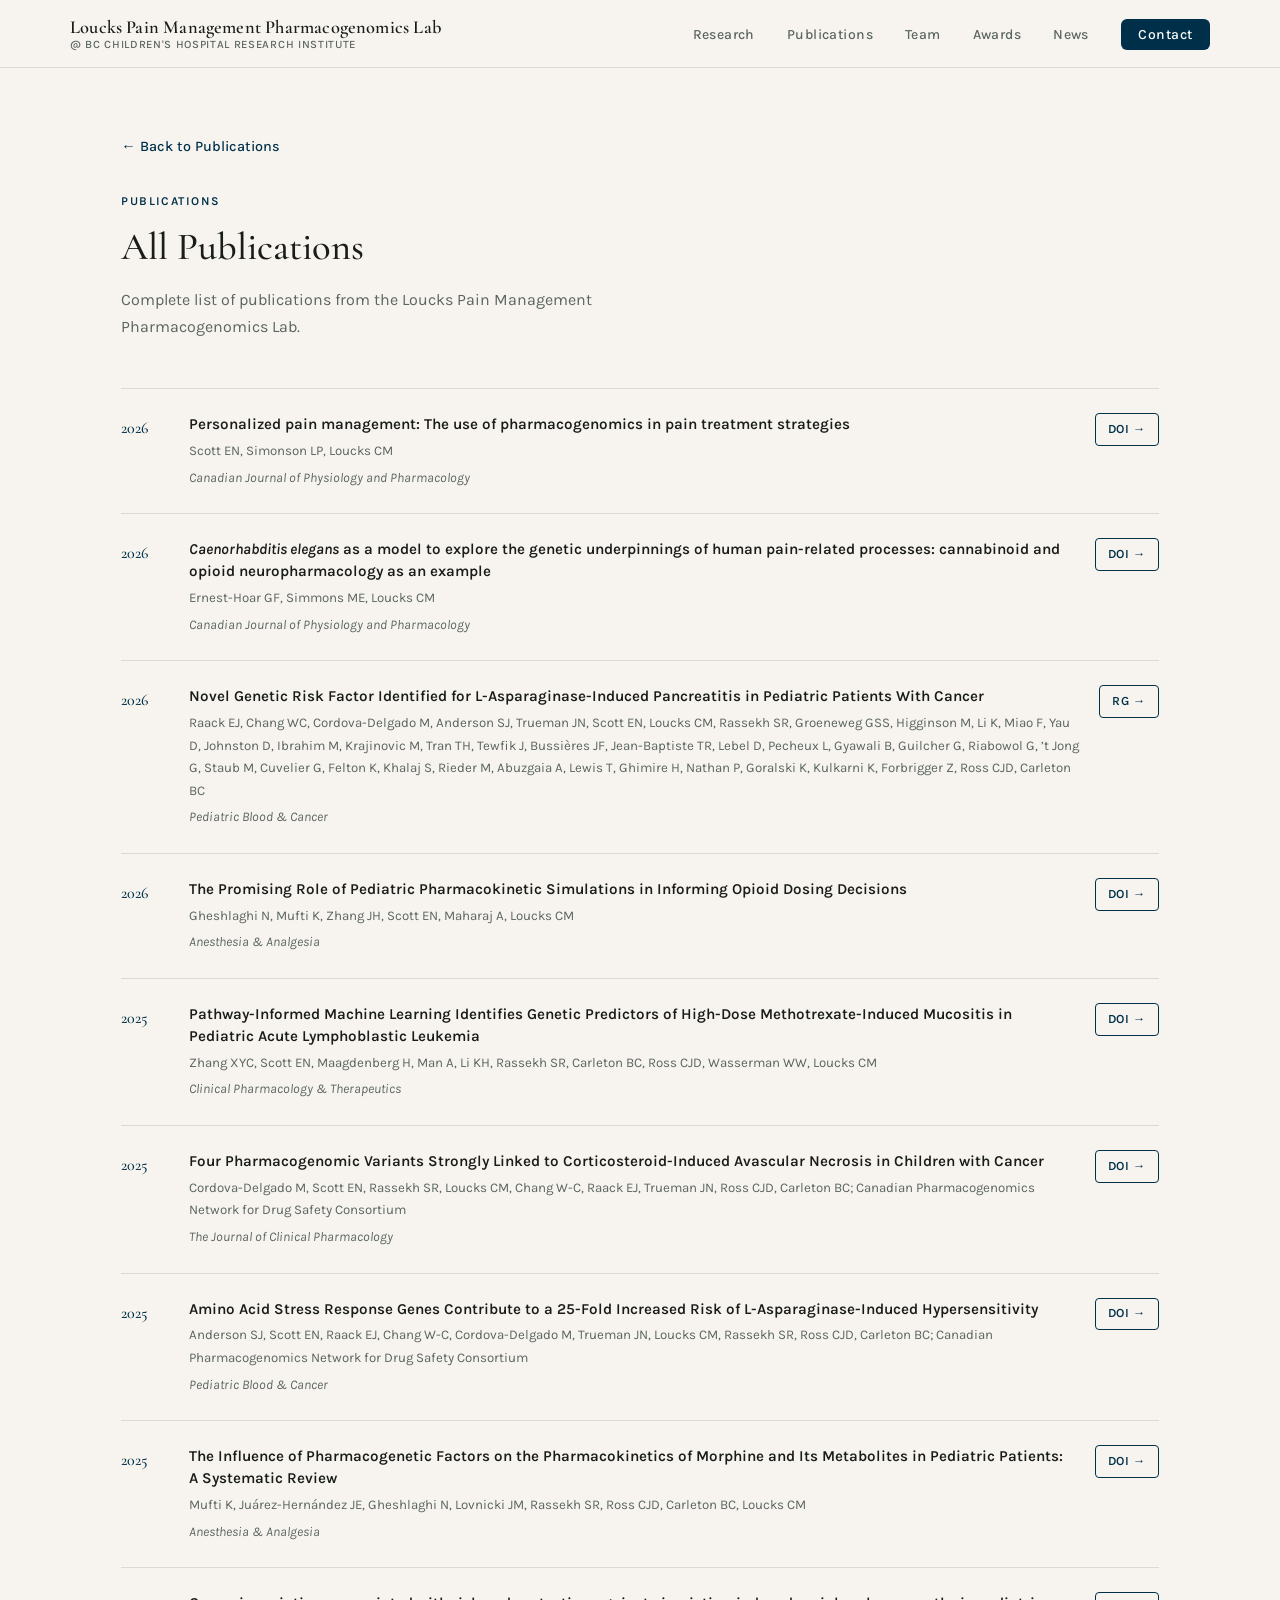
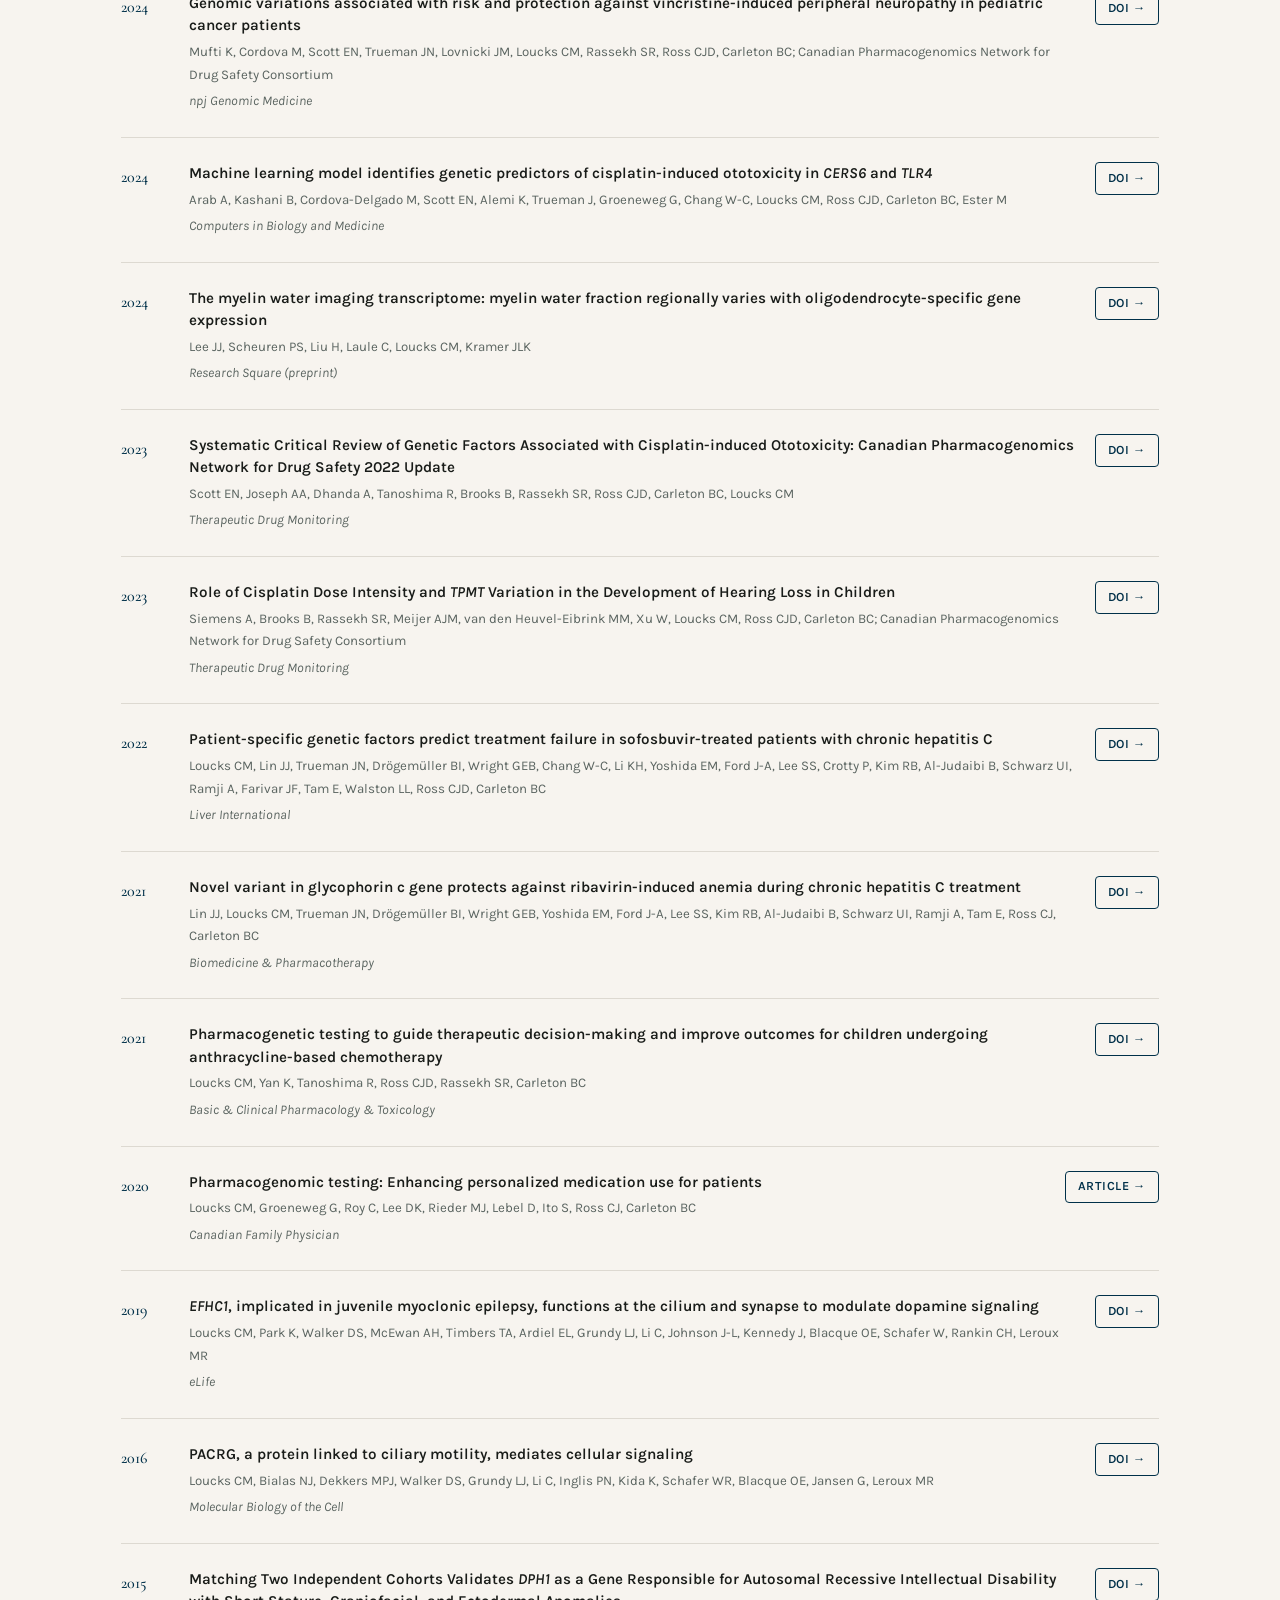
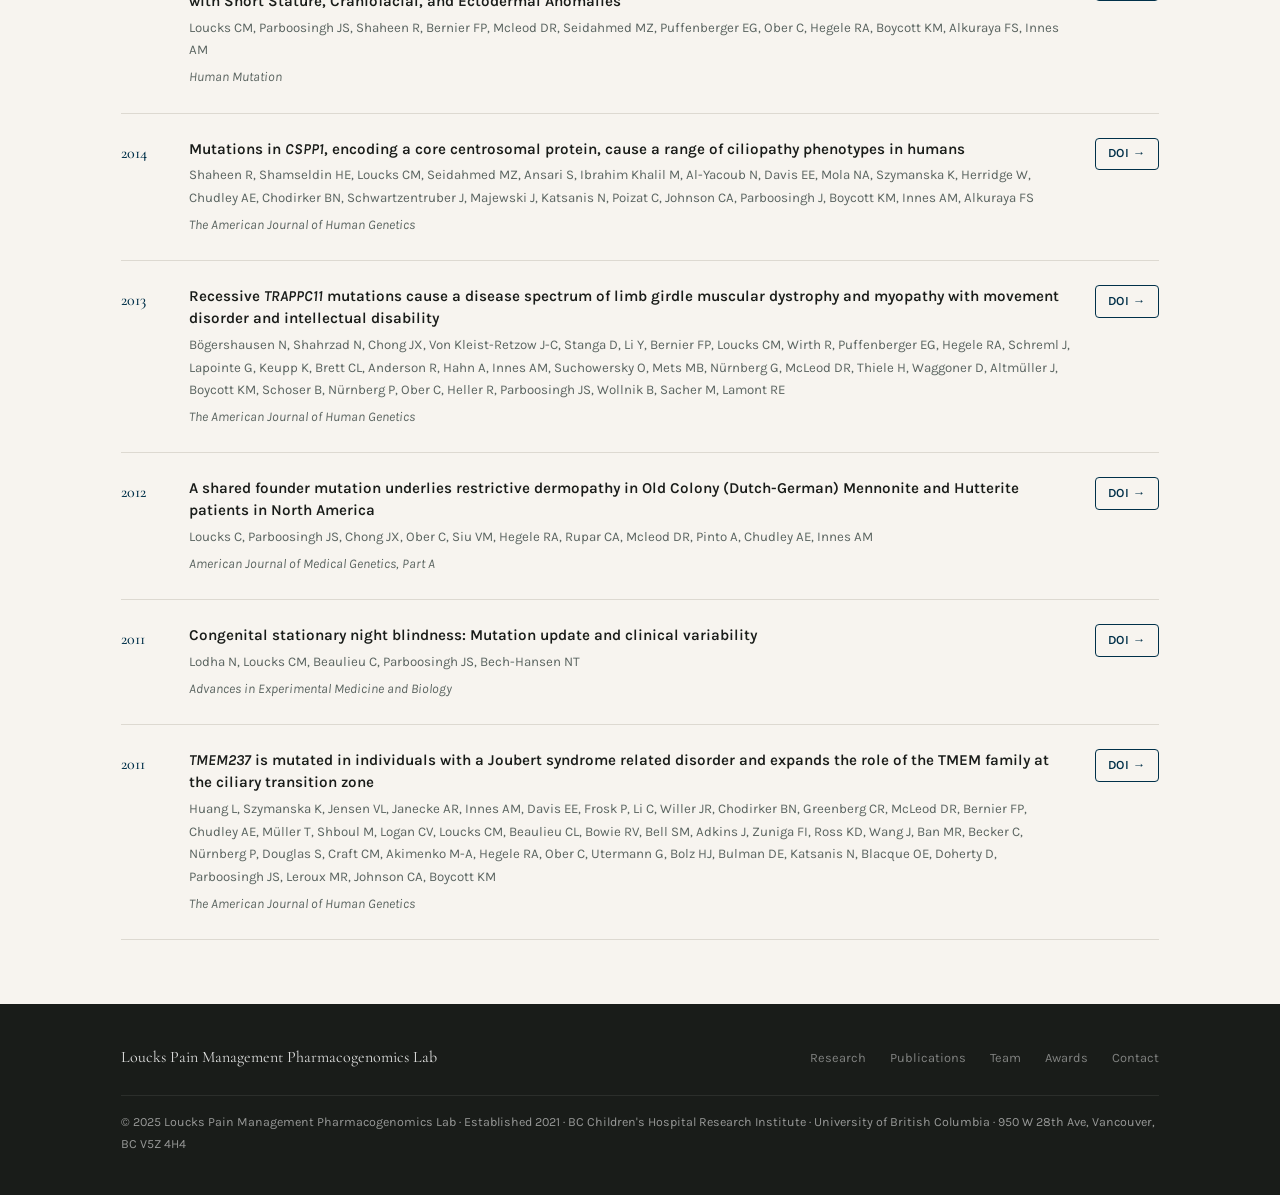
<file: all_publications.html>
<!DOCTYPE html>
<html lang="en">
<head>
  <meta charset="UTF-8" />
  <meta name="viewport" content="width=device-width, initial-scale=1.0" />
  <title>All Publications — Loucks Pain Management Pharmacogenomics Lab</title>
  <link rel="preconnect" href="https://fonts.googleapis.com" />
  <link rel="preconnect" href="https://fonts.gstatic.com" crossorigin />
  <link href="https://fonts.googleapis.com/css2?family=Cormorant+Garamond:ital,wght@0,400;0,500;0,600;1,400;1,500&family=Karla:wght@400;500;600&display=swap" rel="stylesheet" />
  <link rel="stylesheet" href="style.css" />
</head>
<body>

<nav>
  <div class="nav-inner">
    <a href="index.html" class="nav-brand">
      <div class="nav-wordmark">
        Loucks Pain Management Pharmacogenomics Lab
        <span>@ BC Children's Hospital Research Institute</span>
      </div>
    </a>
    <ul class="nav-links">
      <li><a href="index.html#research">Research</a></li>
      <li><a href="index.html#publications">Publications</a></li>
      <li><a href="index.html#team">Team</a></li>
      <li><a href="awards.html">Awards</a></li>
      <li><a href="index.html#news">News</a></li>
      <li><a href="index.html#contact" class="nav-contact-btn">Contact</a></li>
    </ul>
  </div>
</nav>

<section id="publications-page" class="pipeline-page">
  <div class="site-wrap">
    <a href="index.html#publications" class="back-link">&larr; Back to Publications</a>

    <div class="section-head">
      <div class="section-label">Publications</div>
      <h2 class="section-title">All Publications</h2>
      <p class="section-lead">Complete list of publications from the Loucks Pain Management Pharmacogenomics Lab.</p>
    </div>

    <div class="pub-list">

      <!-- 2026 -->
      <div class="pub-item">
        <div class="pub-year">2026</div>
        <div>
          <div class="pub-title">Personalized pain management: The use of pharmacogenomics in pain treatment strategies</div>
          <div class="pub-authors">Scott EN, Simonson LP, Loucks CM</div>
          <div class="pub-journal">Canadian Journal of Physiology and Pharmacology</div>
        </div>
        <a href="https://doi.org/10.1139/cjpp-2025-0304" class="pub-link" target="_blank" rel="noopener">DOI &rarr;</a>
      </div>
      <div class="pub-item">
        <div class="pub-year">2026</div>
        <div>
          <div class="pub-title"><em>Caenorhabditis elegans</em> as a model to explore the genetic underpinnings of human pain-related processes: cannabinoid and opioid neuropharmacology as an example</div>
          <div class="pub-authors">Ernest-Hoar GF, Simmons ME, Loucks CM</div>
          <div class="pub-journal">Canadian Journal of Physiology and Pharmacology</div>
        </div>
        <a href="https://doi.org/10.1139/cjpp-2025-0303" class="pub-link" target="_blank" rel="noopener">DOI &rarr;</a>
      </div>
      <div class="pub-item">
        <div class="pub-year">2026</div>
        <div>
          <div class="pub-title">Novel Genetic Risk Factor Identified for L-Asparaginase-Induced Pancreatitis in Pediatric Patients With Cancer</div>
          <div class="pub-authors">Raack EJ, Chang WC, Cordova-Delgado M, Anderson SJ, Trueman JN, Scott EN, Loucks CM, Rassekh SR, Groeneweg GSS, Higginson M, Li K, Miao F, Yau D, Johnston D, Ibrahim M, Krajinovic M, Tran TH, Tewfik J, Bussi&egrave;res JF, Jean-Baptiste TR, Lebel D, Pecheux L, Gyawali B, Guilcher G, Riabowol G, &rsquo;t Jong G, Staub M, Cuvelier G, Felton K, Khalaj S, Rieder M, Abuzgaia A, Lewis T, Ghimire H, Nathan P, Goralski K, Kulkarni K, Forbrigger Z, Ross CJD, Carleton BC</div>
          <div class="pub-journal">Pediatric Blood &amp; Cancer</div>
        </div>
        <a href="https://www.researchgate.net/publication/403208257_Novel_Genetic_Risk_Factor_Identified_for_L-Asparaginase-Induced_Pancreatitis_in_Pediatric_Patients_With_Cancer" class="pub-link" target="_blank" rel="noopener">RG &rarr;</a>
      </div>
      <div class="pub-item">
        <div class="pub-year">2026</div>
        <div>
          <div class="pub-title">The Promising Role of Pediatric Pharmacokinetic Simulations in Informing Opioid Dosing Decisions</div>
          <div class="pub-authors">Gheshlaghi N, Mufti K, Zhang JH, Scott EN, Maharaj A, Loucks CM</div>
          <div class="pub-journal">Anesthesia &amp; Analgesia</div>
        </div>
        <a href="https://doi.org/10.1213/ANE.0000000000007732" class="pub-link" target="_blank" rel="noopener">DOI &rarr;</a>
      </div>

      <!-- 2025 -->
      <div class="pub-item">
        <div class="pub-year">2025</div>
        <div>
          <div class="pub-title">Pathway-Informed Machine Learning Identifies Genetic Predictors of High-Dose Methotrexate-Induced Mucositis in Pediatric Acute Lymphoblastic Leukemia</div>
          <div class="pub-authors">Zhang XYC, Scott EN, Maagdenberg H, Man A, Li KH, Rassekh SR, Carleton BC, Ross CJD, Wasserman WW, Loucks CM</div>
          <div class="pub-journal">Clinical Pharmacology &amp; Therapeutics</div>
        </div>
        <a href="https://doi.org/10.1002/cpt.70135" class="pub-link" target="_blank" rel="noopener">DOI &rarr;</a>
      </div>
      <div class="pub-item">
        <div class="pub-year">2025</div>
        <div>
          <div class="pub-title">Four Pharmacogenomic Variants Strongly Linked to Corticosteroid-Induced Avascular Necrosis in Children with Cancer</div>
          <div class="pub-authors">Cordova-Delgado M, Scott EN, Rassekh SR, Loucks CM, Chang W-C, Raack EJ, Trueman JN, Ross CJD, Carleton BC; Canadian Pharmacogenomics Network for Drug Safety Consortium</div>
          <div class="pub-journal">The Journal of Clinical Pharmacology</div>
        </div>
        <a href="https://doi.org/10.1002/jcph.70084" class="pub-link" target="_blank" rel="noopener">DOI &rarr;</a>
      </div>
      <div class="pub-item">
        <div class="pub-year">2025</div>
        <div>
          <div class="pub-title">Amino Acid Stress Response Genes Contribute to a 25-Fold Increased Risk of L-Asparaginase-Induced Hypersensitivity</div>
          <div class="pub-authors">Anderson SJ, Scott EN, Raack EJ, Chang W-C, Cordova-Delgado M, Trueman JN, Loucks CM, Rassekh SR, Ross CJD, Carleton BC; Canadian Pharmacogenomics Network for Drug Safety Consortium</div>
          <div class="pub-journal">Pediatric Blood &amp; Cancer</div>
        </div>
        <a href="https://doi.org/10.1002/pbc.31668" class="pub-link" target="_blank" rel="noopener">DOI &rarr;</a>
      </div>
      
      <div class="pub-item">
        <div class="pub-year">2025</div>
        <div>
          <div class="pub-title">The Influence of Pharmacogenetic Factors on the Pharmacokinetics of Morphine and Its Metabolites in Pediatric Patients: A Systematic Review</div>
          <div class="pub-authors">Mufti K, Ju&aacute;rez-Hern&aacute;ndez JE, Gheshlaghi N, Lovnicki JM, Rassekh SR, Ross CJD, Carleton BC, Loucks CM</div>
          <div class="pub-journal">Anesthesia &amp; Analgesia</div>
        </div>
        <a href="https://doi.org/10.1213/ANE.0000000000007349" class="pub-link" target="_blank" rel="noopener">DOI &rarr;</a>
      </div>

      <!-- 2024 -->
      <div class="pub-item">
        <div class="pub-year">2024</div>
        <div>
          <div class="pub-title">Genomic variations associated with risk and protection against vincristine-induced peripheral neuropathy in pediatric cancer patients</div>
          <div class="pub-authors">Mufti K, Cordova M, Scott EN, Trueman JN, Lovnicki JM, Loucks CM, Rassekh SR, Ross CJD, Carleton BC; Canadian Pharmacogenomics Network for Drug Safety Consortium</div>
          <div class="pub-journal">npj Genomic Medicine</div>
        </div>
        <a href="https://doi.org/10.1038/s41525-024-00443-7" class="pub-link" target="_blank" rel="noopener">DOI &rarr;</a>
      </div>
      <div class="pub-item">
        <div class="pub-year">2024</div>
        <div>
          <div class="pub-title">Machine learning model identifies genetic predictors of cisplatin-induced ototoxicity in <em>CERS6</em> and <em>TLR4</em></div>
          <div class="pub-authors">Arab A, Kashani B, Cordova-Delgado M, Scott EN, Alemi K, Trueman J, Groeneweg G, Chang W-C, Loucks CM, Ross CJD, Carleton BC, Ester M</div>
          <div class="pub-journal">Computers in Biology and Medicine</div>
        </div>
        <a href="https://doi.org/10.1016/j.compbiomed.2024.109324" class="pub-link" target="_blank" rel="noopener">DOI &rarr;</a>
      </div>
      <div class="pub-item">
        <div class="pub-year">2024</div>
        <div>
          <div class="pub-title">The myelin water imaging transcriptome: myelin water fraction regionally varies with oligodendrocyte-specific gene expression</div>
          <div class="pub-authors">Lee JJ, Scheuren PS, Liu H, Laule C, Loucks CM, Kramer JLK</div>
          <div class="pub-journal">Research Square (preprint)</div>
        </div>
        <a href="https://doi.org/10.21203/rs.3.rs-4001523/v1" class="pub-link" target="_blank" rel="noopener">DOI &rarr;</a>
      </div>

      <!-- 2023 -->
      <div class="pub-item">
        <div class="pub-year">2023</div>
        <div>
          <div class="pub-title">Systematic Critical Review of Genetic Factors Associated with Cisplatin-induced Ototoxicity: Canadian Pharmacogenomics Network for Drug Safety 2022 Update</div>
          <div class="pub-authors">Scott EN, Joseph AA, Dhanda A, Tanoshima R, Brooks B, Rassekh SR, Ross CJD, Carleton BC, Loucks CM</div>
          <div class="pub-journal">Therapeutic Drug Monitoring</div>
        </div>
        <a href="https://doi.org/10.1097/FTD.0000000000001113" class="pub-link" target="_blank" rel="noopener">DOI &rarr;</a>
      </div>
      <div class="pub-item">
        <div class="pub-year">2023</div>
        <div>
          <div class="pub-title">Role of Cisplatin Dose Intensity and <em>TPMT</em> Variation in the Development of Hearing Loss in Children</div>
          <div class="pub-authors">Siemens A, Brooks B, Rassekh SR, Meijer AJM, van den Heuvel-Eibrink MM, Xu W, Loucks CM, Ross CJD, Carleton BC; Canadian Pharmacogenomics Network for Drug Safety Consortium</div>
          <div class="pub-journal">Therapeutic Drug Monitoring</div>
        </div>
        <a href="https://doi.org/10.1097/FTD.0000000000001085" class="pub-link" target="_blank" rel="noopener">DOI &rarr;</a>
      </div>

      <!-- 2022 -->
      <div class="pub-item">
        <div class="pub-year">2022</div>
        <div>
          <div class="pub-title">Patient-specific genetic factors predict treatment failure in sofosbuvir-treated patients with chronic hepatitis C</div>
          <div class="pub-authors">Loucks CM, Lin JJ, Trueman JN, Dr&ouml;gem&uuml;ller BI, Wright GEB, Chang W-C, Li KH, Yoshida EM, Ford J-A, Lee SS, Crotty P, Kim RB, Al-Judaibi B, Schwarz UI, Ramji A, Farivar JF, Tam E, Walston LL, Ross CJD, Carleton BC</div>
          <div class="pub-journal">Liver International</div>
        </div>
        <a href="https://doi.org/10.1111/liv.15175" class="pub-link" target="_blank" rel="noopener">DOI &rarr;</a>
      </div>

      <!-- 2021 -->
      <div class="pub-item">
        <div class="pub-year">2021</div>
        <div>
          <div class="pub-title">Novel variant in glycophorin c gene protects against ribavirin-induced anemia during chronic hepatitis C treatment</div>
          <div class="pub-authors">Lin JJ, Loucks CM, Trueman JN, Dr&ouml;gem&uuml;ller BI, Wright GEB, Yoshida EM, Ford J-A, Lee SS, Kim RB, Al-Judaibi B, Schwarz UI, Ramji A, Tam E, Ross CJ, Carleton BC</div>
          <div class="pub-journal">Biomedicine &amp; Pharmacotherapy</div>
        </div>
        <a href="https://doi.org/10.1016/j.biopha.2021.112195" class="pub-link" target="_blank" rel="noopener">DOI &rarr;</a>
      </div>
      <div class="pub-item">
        <div class="pub-year">2021</div>
        <div>
          <div class="pub-title">Pharmacogenetic testing to guide therapeutic decision-making and improve outcomes for children undergoing anthracycline-based chemotherapy</div>
          <div class="pub-authors">Loucks CM, Yan K, Tanoshima R, Ross CJD, Rassekh SR, Carleton BC</div>
          <div class="pub-journal">Basic &amp; Clinical Pharmacology &amp; Toxicology</div>
        </div>
        <a href="https://doi.org/10.1111/bcpt.13593" class="pub-link" target="_blank" rel="noopener">DOI &rarr;</a>
      </div>

      <!-- 2020 -->
      <div class="pub-item">
        <div class="pub-year">2020</div>
        <div>
          <div class="pub-title">Pharmacogenomic testing: Enhancing personalized medication use for patients</div>
          <div class="pub-authors">Loucks CM, Groeneweg G, Roy C, Lee DK, Rieder MJ, Lebel D, Ito S, Ross CJ, Carleton BC</div>
          <div class="pub-journal">Canadian Family Physician</div>
        </div>
        <a href="https://pmc.ncbi.nlm.nih.gov/articles/PMC7145138/" class="pub-link" target="_blank" rel="noopener">Article &rarr;</a>
      </div>

      <!-- 2019 -->
      <div class="pub-item">
        <div class="pub-year">2019</div>
        <div>
          <div class="pub-title"><em>EFHC1</em>, implicated in juvenile myoclonic epilepsy, functions at the cilium and synapse to modulate dopamine signaling</div>
          <div class="pub-authors">Loucks CM, Park K, Walker DS, McEwan AH, Timbers TA, Ardiel EL, Grundy LJ, Li C, Johnson J-L, Kennedy J, Blacque OE, Schafer W, Rankin CH, Leroux MR</div>
          <div class="pub-journal">eLife</div>
        </div>
        <a href="https://doi.org/10.7554/eLife.37271" class="pub-link" target="_blank" rel="noopener">DOI &rarr;</a>
      </div>

      <!-- 2016 -->
      <div class="pub-item">
        <div class="pub-year">2016</div>
        <div>
          <div class="pub-title">PACRG, a protein linked to ciliary motility, mediates cellular signaling</div>
          <div class="pub-authors">Loucks CM, Bialas NJ, Dekkers MPJ, Walker DS, Grundy LJ, Li C, Inglis PN, Kida K, Schafer WR, Blacque OE, Jansen G, Leroux MR</div>
          <div class="pub-journal">Molecular Biology of the Cell</div>
        </div>
        <a href="https://doi.org/10.1091/mbc.E15-07-0490" class="pub-link" target="_blank" rel="noopener">DOI &rarr;</a>
      </div>

      <!-- 2015 -->
      <div class="pub-item">
        <div class="pub-year">2015</div>
        <div>
          <div class="pub-title">Matching Two Independent Cohorts Validates <em>DPH1</em> as a Gene Responsible for Autosomal Recessive Intellectual Disability with Short Stature, Craniofacial, and Ectodermal Anomalies</div>
          <div class="pub-authors">Loucks CM, Parboosingh JS, Shaheen R, Bernier FP, Mcleod DR, Seidahmed MZ, Puffenberger EG, Ober C, Hegele RA, Boycott KM, Alkuraya FS, Innes AM</div>
          <div class="pub-journal">Human Mutation</div>
        </div>
        <a href="https://doi.org/10.1002/humu.22843" class="pub-link" target="_blank" rel="noopener">DOI &rarr;</a>
      </div>

      <!-- 2014 -->
      <div class="pub-item">
        <div class="pub-year">2014</div>
        <div>
          <div class="pub-title">Mutations in <em>CSPP1</em>, encoding a core centrosomal protein, cause a range of ciliopathy phenotypes in humans</div>
          <div class="pub-authors">Shaheen R, Shamseldin HE, Loucks CM, Seidahmed MZ, Ansari S, Ibrahim Khalil M, Al-Yacoub N, Davis EE, Mola NA, Szymanska K, Herridge W, Chudley AE, Chodirker BN, Schwartzentruber J, Majewski J, Katsanis N, Poizat C, Johnson CA, Parboosingh J, Boycott KM, Innes AM, Alkuraya FS</div>
          <div class="pub-journal">The American Journal of Human Genetics</div>
        </div>
        <a href="https://doi.org/10.1016/j.ajhg.2013.11.010" class="pub-link" target="_blank" rel="noopener">DOI &rarr;</a>
      </div>

      <!-- 2013 -->
      <div class="pub-item">
        <div class="pub-year">2013</div>
        <div>
          <div class="pub-title">Recessive <em>TRAPPC11</em> mutations cause a disease spectrum of limb girdle muscular dystrophy and myopathy with movement disorder and intellectual disability</div>
          <div class="pub-authors">B&ouml;gershausen N, Shahrzad N, Chong JX, Von Kleist-Retzow J-C, Stanga D, Li Y, Bernier FP, Loucks CM, Wirth R, Puffenberger EG, Hegele RA, Schreml J, Lapointe G, Keupp K, Brett CL, Anderson R, Hahn A, Innes AM, Suchowersky O, Mets MB, N&uuml;rnberg G, McLeod DR, Thiele H, Waggoner D, Altm&uuml;ller J, Boycott KM, Schoser B, N&uuml;rnberg P, Ober C, Heller R, Parboosingh JS, Wollnik B, Sacher M, Lamont RE</div>
          <div class="pub-journal">The American Journal of Human Genetics</div>
        </div>
        <a href="https://doi.org/10.1016/j.ajhg.2013.05.028" class="pub-link" target="_blank" rel="noopener">DOI &rarr;</a>
      </div>

      <!-- 2012 -->
      <div class="pub-item">
        <div class="pub-year">2012</div>
        <div>
          <div class="pub-title">A shared founder mutation underlies restrictive dermopathy in Old Colony (Dutch-German) Mennonite and Hutterite patients in North America</div>
          <div class="pub-authors">Loucks C, Parboosingh JS, Chong JX, Ober C, Siu VM, Hegele RA, Rupar CA, Mcleod DR, Pinto A, Chudley AE, Innes AM</div>
          <div class="pub-journal">American Journal of Medical Genetics, Part A</div>
        </div>
        <a href="https://doi.org/10.1002/ajmg.a.35302" class="pub-link" target="_blank" rel="noopener">DOI &rarr;</a>
      </div>

      <!-- 2011 -->
      <div class="pub-item">
        <div class="pub-year">2011</div>
        <div>
          <div class="pub-title">Congenital stationary night blindness: Mutation update and clinical variability</div>
          <div class="pub-authors">Lodha N, Loucks CM, Beaulieu C, Parboosingh JS, Bech-Hansen NT</div>
          <div class="pub-journal">Advances in Experimental Medicine and Biology</div>
        </div>
        <a href="https://doi.org/10.1007/978-1-4614-0631-0_48" class="pub-link" target="_blank" rel="noopener">DOI &rarr;</a>
      </div>
      <div class="pub-item">
        <div class="pub-year">2011</div>
        <div>
          <div class="pub-title"><em>TMEM237</em> is mutated in individuals with a Joubert syndrome related disorder and expands the role of the TMEM family at the ciliary transition zone</div>
          <div class="pub-authors">Huang L, Szymanska K, Jensen VL, Janecke AR, Innes AM, Davis EE, Frosk P, Li C, Willer JR, Chodirker BN, Greenberg CR, McLeod DR, Bernier FP, Chudley AE, M&uuml;ller T, Shboul M, Logan CV, Loucks CM, Beaulieu CL, Bowie RV, Bell SM, Adkins J, Zuniga FI, Ross KD, Wang J, Ban MR, Becker C, N&uuml;rnberg P, Douglas S, Craft CM, Akimenko M-A, Hegele RA, Ober C, Utermann G, Bolz HJ, Bulman DE, Katsanis N, Blacque OE, Doherty D, Parboosingh JS, Leroux MR, Johnson CA, Boycott KM</div>
          <div class="pub-journal">The American Journal of Human Genetics</div>
        </div>
        <a href="https://doi.org/10.1016/j.ajhg.2011.11.005" class="pub-link" target="_blank" rel="noopener">DOI &rarr;</a>
      </div>

    </div>
  </div>
</section>

<footer>
  <div class="footer-inner">
    <div class="footer-brand">Loucks Pain Management Pharmacogenomics Lab</div>
    <div class="footer-links">
      <a href="index.html#research">Research</a>
      <a href="index.html#publications">Publications</a>
      <a href="index.html#team">Team</a>
      <a href="awards.html">Awards</a>
      <a href="index.html#contact">Contact</a>
    </div>
    <div class="footer-institution">
      &copy; 2025 Loucks Pain Management Pharmacogenomics Lab &middot; Established 2021 &middot; BC Children's Hospital Research Institute &middot;
      University of British Columbia &middot; 950 W 28th Ave, Vancouver, BC V5Z 4H4
    </div>
  </div>
</footer>

</body>
</html>
</file>
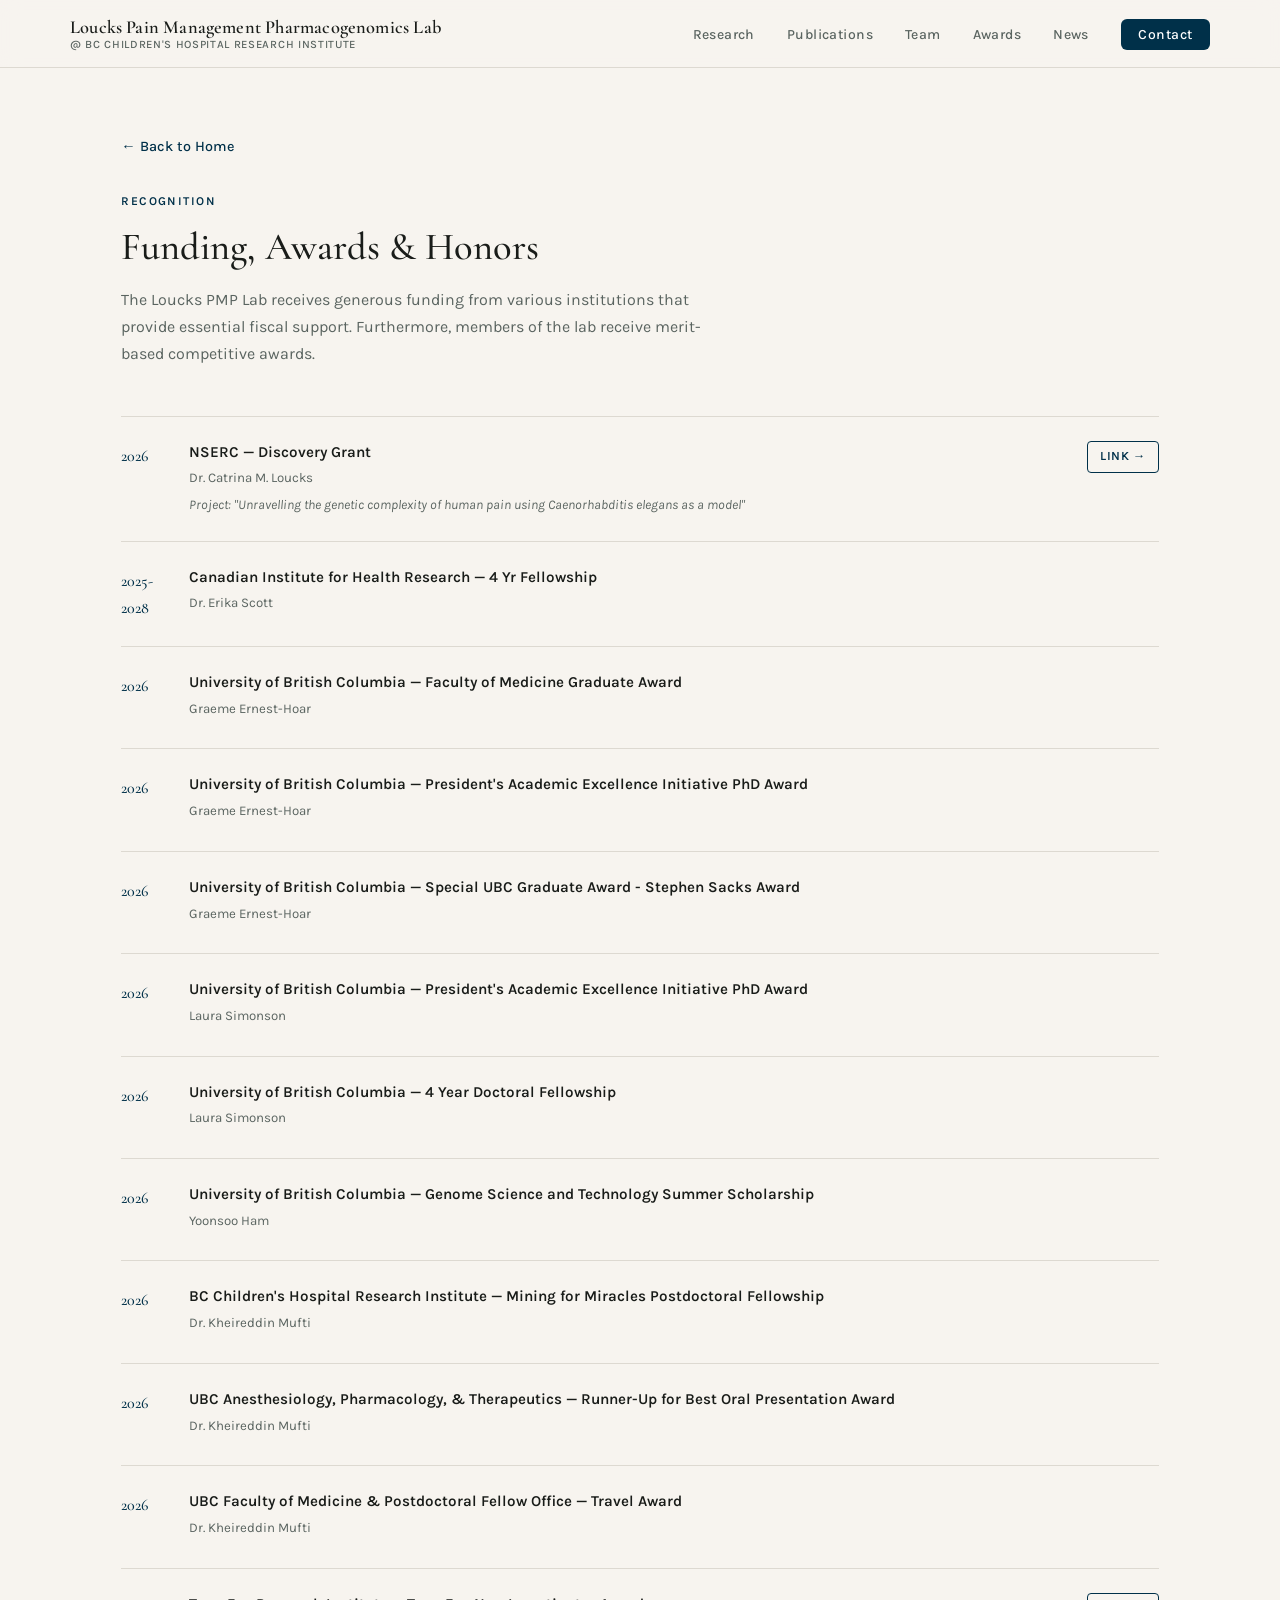
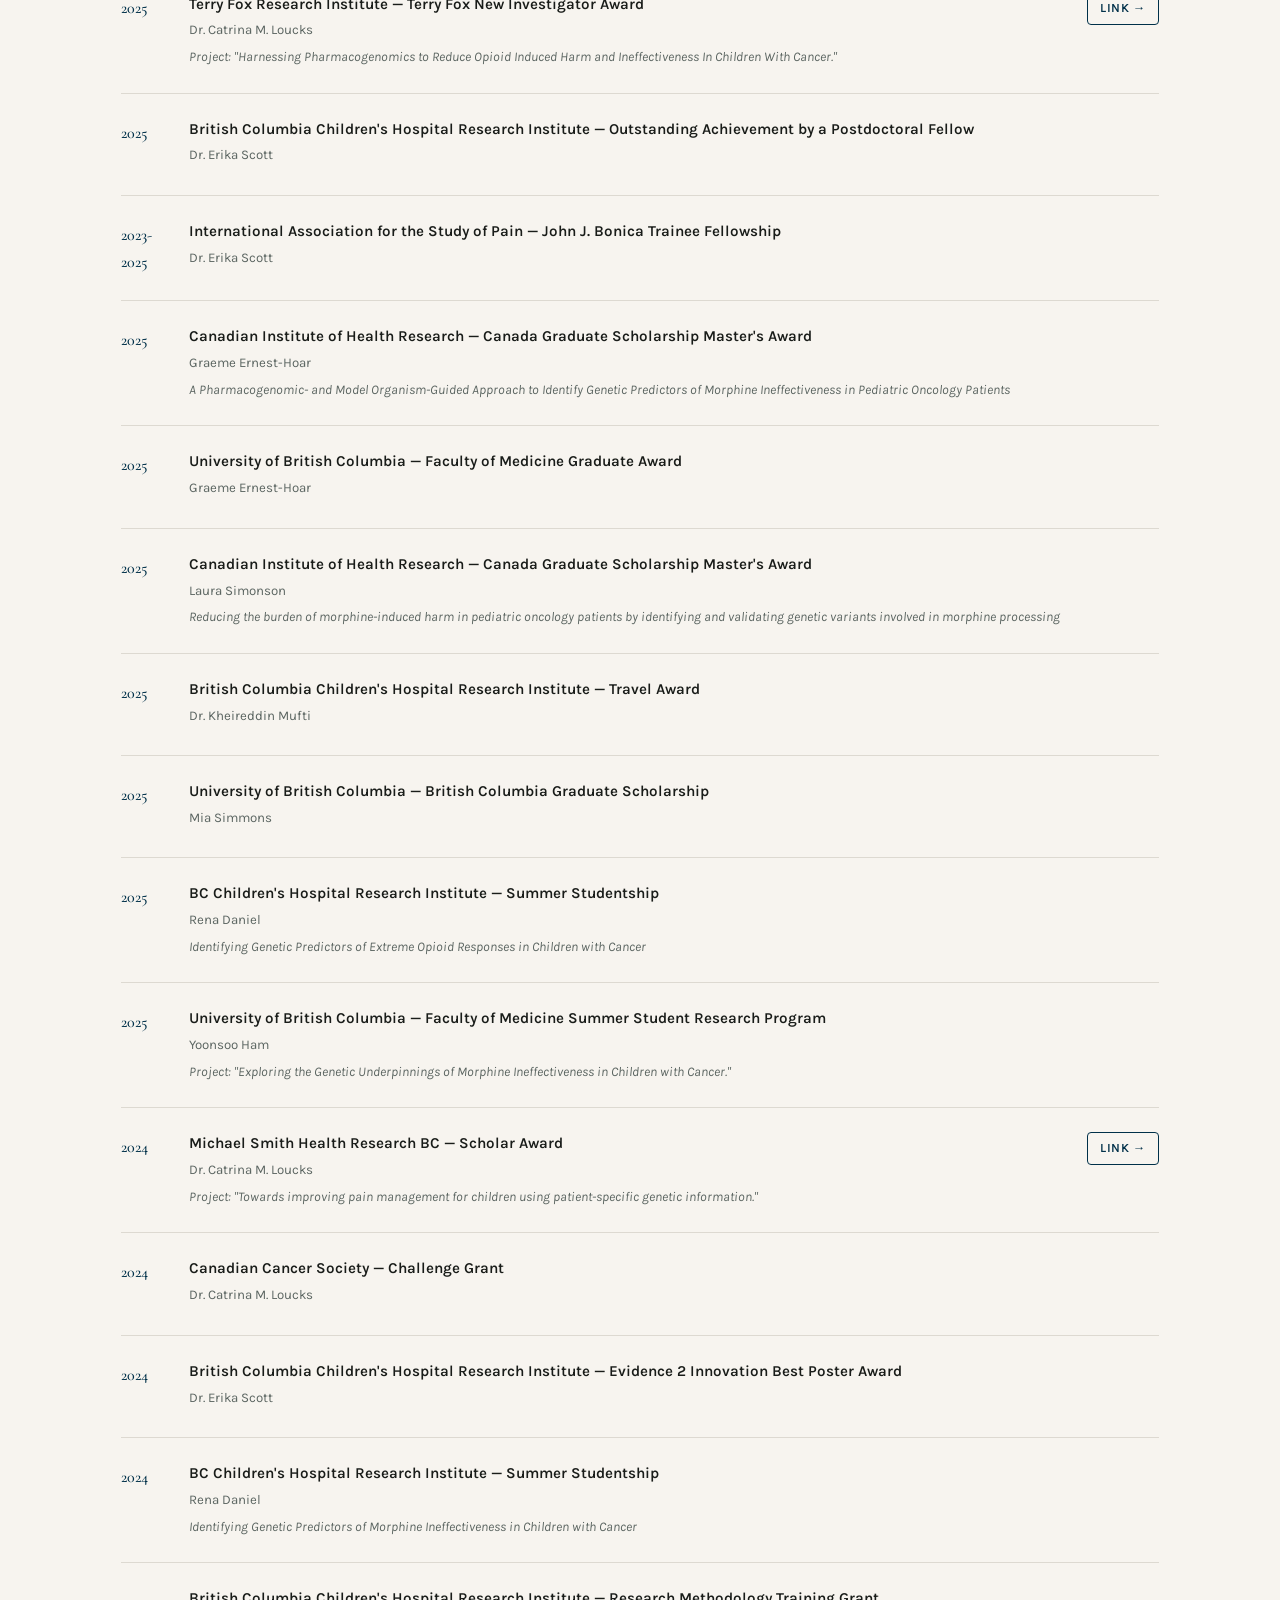
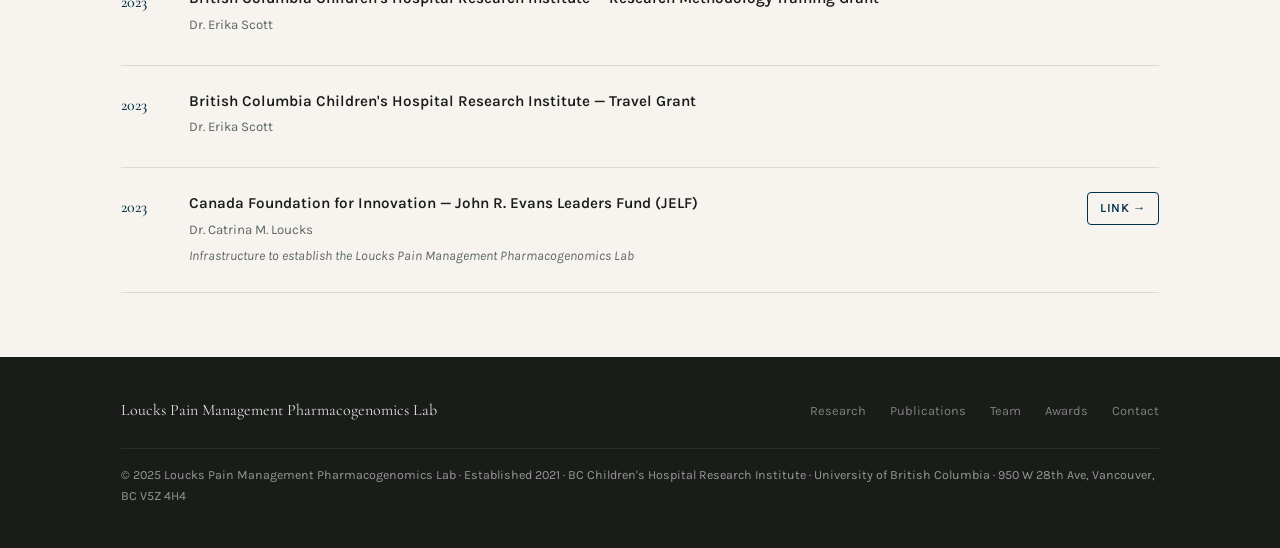
<file: awards.html>
<!DOCTYPE html>
<html lang="en">
<head>
  <meta charset="UTF-8" />
  <meta name="viewport" content="width=device-width, initial-scale=1.0" />
  <title>Awards — Loucks Pain Management Pharmacogenomics Lab</title>
  <link rel="preconnect" href="https://fonts.googleapis.com" />
  <link rel="preconnect" href="https://fonts.gstatic.com" crossorigin />
  <link href="https://fonts.googleapis.com/css2?family=Cormorant+Garamond:ital,wght@0,400;0,500;0,600;1,400;1,500&family=Karla:wght@400;500;600&display=swap" rel="stylesheet" />
  <link rel="stylesheet" href="style.css" />
</head>
<body>

<nav>
  <div class="nav-inner">
    <a href="index.html" class="nav-brand">
      <div class="nav-wordmark">
        Loucks Pain Management Pharmacogenomics Lab
        <span>@ BC Children's Hospital Research Institute</span>
      </div>
    </a>
    <ul class="nav-links">
      <li><a href="index.html#research">Research</a></li>
      <li><a href="index.html#publications">Publications</a></li>
      <li><a href="index.html#team">Team</a></li>
      <li><a href="awards.html">Awards</a></li>
      <li><a href="index.html#news">News</a></li>
      <li><a href="index.html#contact" class="nav-contact-btn">Contact</a></li>
    </ul>
  </div>
</nav>

<section id="awards-page" class="pipeline-page">
  <div class="site-wrap">
    <a href="index.html" class="back-link">&larr; Back to Home</a>

    <div class="section-head">
      <div class="section-label">Recognition</div>
      <h2 class="section-title">Funding, Awards &amp; Honors</h2>
      <p class="section-lead">The Loucks PMP Lab receives generous funding from various institutions that provide essential fiscal support. Furthermore, members of the 
        lab receive merit-based competitive awards. 
      </p>
    </div>

    <div class="pub-list">

      <div class="pub-item">
        <div class="pub-year">2026</div>
        <div>
          <div class="pub-title">NSERC — Discovery Grant</div>
          <div class="pub-authors">Dr. Catrina M. Loucks</div>
          <div class="pub-journal">Project: "Unravelling the genetic complexity of human pain using <em>Caenorhabditis elegans</em> as a model"</div>
        </div>
        <a href="https://nserc-crsng.canada.ca/en/funding-decisions/result/934" class="pub-link">Link →</a>
      </div>

      <div class="pub-item">
        <div class="pub-year">2025-2028</div>
        <div>
          <div class="pub-title">Canadian Institute for Health Research — 4 Yr Fellowship</div>
          <div class="pub-authors">Dr. Erika Scott</div>
        </div>
      </div>

      <div class="pub-item">
        <div class="pub-year">2026</div>
        <div>
          <div class="pub-title">University of British Columbia — Faculty of Medicine Graduate Award</div>
          <div class="pub-authors">Graeme Ernest-Hoar</div>
        </div>
      </div>

      <div class="pub-item">
        <div class="pub-year">2026</div>
        <div>
          <div class="pub-title">University of British Columbia — President's Academic Excellence Initiative PhD Award</div>
          <div class="pub-authors">Graeme Ernest-Hoar</div>
        </div>
      </div>

      <div class="pub-item">
        <div class="pub-year">2026</div>
        <div>
          <div class="pub-title">University of British Columbia — Special UBC Graduate Award - Stephen Sacks Award</div>
          <div class="pub-authors">Graeme Ernest-Hoar</div>
        </div>
      </div>

      <div class="pub-item">
        <div class="pub-year">2026</div>
        <div>
          <div class="pub-title">University of British Columbia — President's Academic Excellence Initiative PhD Award</div>
          <div class="pub-authors">Laura Simonson</div>
        </div>
      </div>

      <div class="pub-item">
        <div class="pub-year">2026</div>
        <div>
          <div class="pub-title">University of British Columbia — 4 Year Doctoral Fellowship</div>
          <div class="pub-authors">Laura Simonson</div>
        </div>
      </div>

      <div class="pub-item">
        <div class="pub-year">2026</div>
        <div>
          <div class="pub-title">University of British Columbia — Genome Science and Technology Summer Scholarship</div>
          <div class="pub-authors">Yoonsoo Ham</div>
        </div>
      </div>

      <div class="pub-item">
        <div class="pub-year">2026</div>
        <div>
          <div class="pub-title">BC Children's Hospital Research Institute — Mining for Miracles Postdoctoral Fellowship</div>
          <div class="pub-authors">Dr. Kheireddin Mufti</div>
        </div>
      </div>

      <div class="pub-item">
        <div class="pub-year">2026</div>
        <div>
          <div class="pub-title">UBC Anesthesiology, Pharmacology, &amp; Therapeutics — Runner-Up for Best Oral Presentation Award</div>
          <div class="pub-authors">Dr. Kheireddin Mufti</div>
        </div>
      </div>

      <div class="pub-item">
        <div class="pub-year">2026</div>
        <div>
          <div class="pub-title">UBC Faculty of Medicine &amp; Postdoctoral Fellow Office — Travel Award</div>
          <div class="pub-authors">Dr. Kheireddin Mufti</div>
        </div>
      </div>

      <div class="pub-item">
        <div class="pub-year">2025</div>
        <div>
          <div class="pub-title">Terry Fox Research Institute — Terry Fox New Investigator Award</div>
          <div class="pub-authors">Dr. Catrina M. Loucks</div>
          <div class="pub-journal">Project: "Harnessing Pharmacogenomics to Reduce Opioid Induced Harm and Ineffectiveness In Children With Cancer."</div>
        </div>
        <a href="https://pediatrics.med.ubc.ca/2025/02/27/2025-terry-fox-new-investigator-award-dr-catrina-loucks/" class="pub-link">Link →</a>
      </div>

      <div class="pub-item">
        <div class="pub-year">2025</div>
        <div>
          <div class="pub-title">British Columbia Children's Hospital Research Institute — Outstanding Achievement by a Postdoctoral Fellow</div>
          <div class="pub-authors">Dr. Erika Scott</div>
        </div>
      </div>

      <div class="pub-item">
        <div class="pub-year">2023-2025</div>
        <div>
          <div class="pub-title">International Association for the Study of Pain — John J. Bonica Trainee Fellowship</div>
          <div class="pub-authors">Dr. Erika Scott</div>
        </div>
      </div>

      <div class="pub-item">
        <div class="pub-year">2025</div>
        <div>
          <div class="pub-title">Canadian Institute of Health Research — Canada Graduate Scholarship Master's Award</div>
          <div class="pub-authors">Graeme Ernest-Hoar</div>
          <div class="pub-journal">A Pharmacogenomic- and Model Organism-Guided Approach to Identify Genetic Predictors of Morphine Ineffectiveness in Pediatric Oncology Patients</div>
        </div>
      </div>

      <div class="pub-item">
        <div class="pub-year">2025</div>
        <div>
          <div class="pub-title">University of British Columbia — Faculty of Medicine Graduate Award</div>
          <div class="pub-authors">Graeme Ernest-Hoar</div>
        </div>
      </div>

      <div class="pub-item">
        <div class="pub-year">2025</div>
        <div>
          <div class="pub-title">Canadian Institute of Health Research — Canada Graduate Scholarship Master's Award</div>
          <div class="pub-authors">Laura Simonson</div>
          <div class="pub-journal">Reducing the burden of morphine-induced harm in pediatric oncology patients by identifying and validating genetic variants involved in morphine processing</div>
        </div>
      </div>

      <div class="pub-item">
        <div class="pub-year">2025</div>
        <div>
          <div class="pub-title">British Columbia Children's Hospital Research Institute — Travel Award</div>
          <div class="pub-authors">Dr. Kheireddin Mufti</div>
        </div>
      </div>

      <div class="pub-item">
        <div class="pub-year">2025</div>
        <div>
          <div class="pub-title">University of British Columbia — British Columbia Graduate Scholarship</div>
          <div class="pub-authors">Mia Simmons</div>
        </div>
      </div>

      <div class="pub-item">
        <div class="pub-year">2025</div>
        <div>
          <div class="pub-title">BC Children's Hospital Research Institute — Summer Studentship</div>
          <div class="pub-authors">Rena Daniel</div>
          <div class="pub-journal">Identifying Genetic Predictors of Extreme Opioid Responses in Children with Cancer</div>
        </div>
      </div>

      <div class="pub-item">
        <div class="pub-year">2025</div>
        <div>
          <div class="pub-title">University of British Columbia — Faculty of Medicine Summer Student Research Program</div>
          <div class="pub-authors">Yoonsoo Ham</div>
          <div class="pub-journal">Project: "Exploring the Genetic Underpinnings of Morphine Ineffectiveness in Children with Cancer."</div>
        </div>
      </div>

      <div class="pub-item">
        <div class="pub-year">2024</div>
        <div>
          <div class="pub-title">Michael Smith Health Research BC — Scholar Award</div>
          <div class="pub-authors">Dr. Catrina M. Loucks</div>
          <div class="pub-journal">Project: "Towards improving pain management for children using patient-specific genetic information."</div>
        </div>
        <a href="https://www.healthresearchbc.ca/award/towards-improving-pain-management-for-children-using-patient-specific-genetic-information/" class="pub-link">Link →</a>
      </div>

      <div class="pub-item">
        <div class="pub-year">2024</div>
        <div>
          <div class="pub-title">Canadian Cancer Society — Challenge Grant</div>
          <div class="pub-authors">Dr. Catrina M. Loucks</div>
        </div>
      </div>

      <div class="pub-item">
        <div class="pub-year">2024</div>
        <div>
          <div class="pub-title">British Columbia Children's Hospital Research Institute — Evidence 2 Innovation Best Poster Award</div>
          <div class="pub-authors">Dr. Erika Scott</div>
        </div>
      </div>

      <div class="pub-item">
        <div class="pub-year">2024</div>
        <div>
          <div class="pub-title">BC Children's Hospital Research Institute — Summer Studentship</div>
          <div class="pub-authors">Rena Daniel</div>
          <div class="pub-journal">Identifying Genetic Predictors of Morphine Ineffectiveness in Children with Cancer</div>
        </div>
      </div>

      <div class="pub-item">
        <div class="pub-year">2023</div>
        <div>
          <div class="pub-title">British Columbia Children's Hospital Research Institute — Research Methodology Training Grant</div>
          <div class="pub-authors">Dr. Erika Scott</div>
        </div>
      </div>

      <div class="pub-item">
        <div class="pub-year">2023</div>
        <div>
          <div class="pub-title">British Columbia Children's Hospital Research Institute — Travel Grant</div>
          <div class="pub-authors">Dr. Erika Scott</div>
        </div>
      </div>

      <div class="pub-item">
        <div class="pub-year">2023</div>
        <div>
          <div class="pub-title">Canada Foundation for Innovation — John R. Evans Leaders Fund (JELF)</div>
          <div class="pub-authors">Dr. Catrina M. Loucks</div>
          <div class="pub-journal">Infrastructure to establish the Loucks Pain Management Pharmacogenomics Lab</div>
        </div>
        <a href="https://www.innovation.ca/apply-manage-awards/funding-opportunities/john-r-evans-leaders-fund" class="pub-link" target="_blank" rel="noopener">Link →</a>
      </div>

    </div>
  </div>
</section>

<footer>
  <div class="footer-inner">
    <div class="footer-brand">Loucks Pain Management Pharmacogenomics Lab</div>
    <div class="footer-links">
      <a href="index.html#research">Research</a>
      <a href="index.html#publications">Publications</a>
      <a href="index.html#team">Team</a>
      <a href="awards.html">Awards</a>
      <a href="index.html#contact">Contact</a>
    </div>
    <div class="footer-institution">
      &copy; 2025 Loucks Pain Management Pharmacogenomics Lab &middot; Established 2021 &middot; BC Children's Hospital Research Institute &middot;
      University of British Columbia &middot; 950 W 28th Ave, Vancouver, BC V5Z 4H4
    </div>
  </div>
</footer>

</body>
</html>
</file>
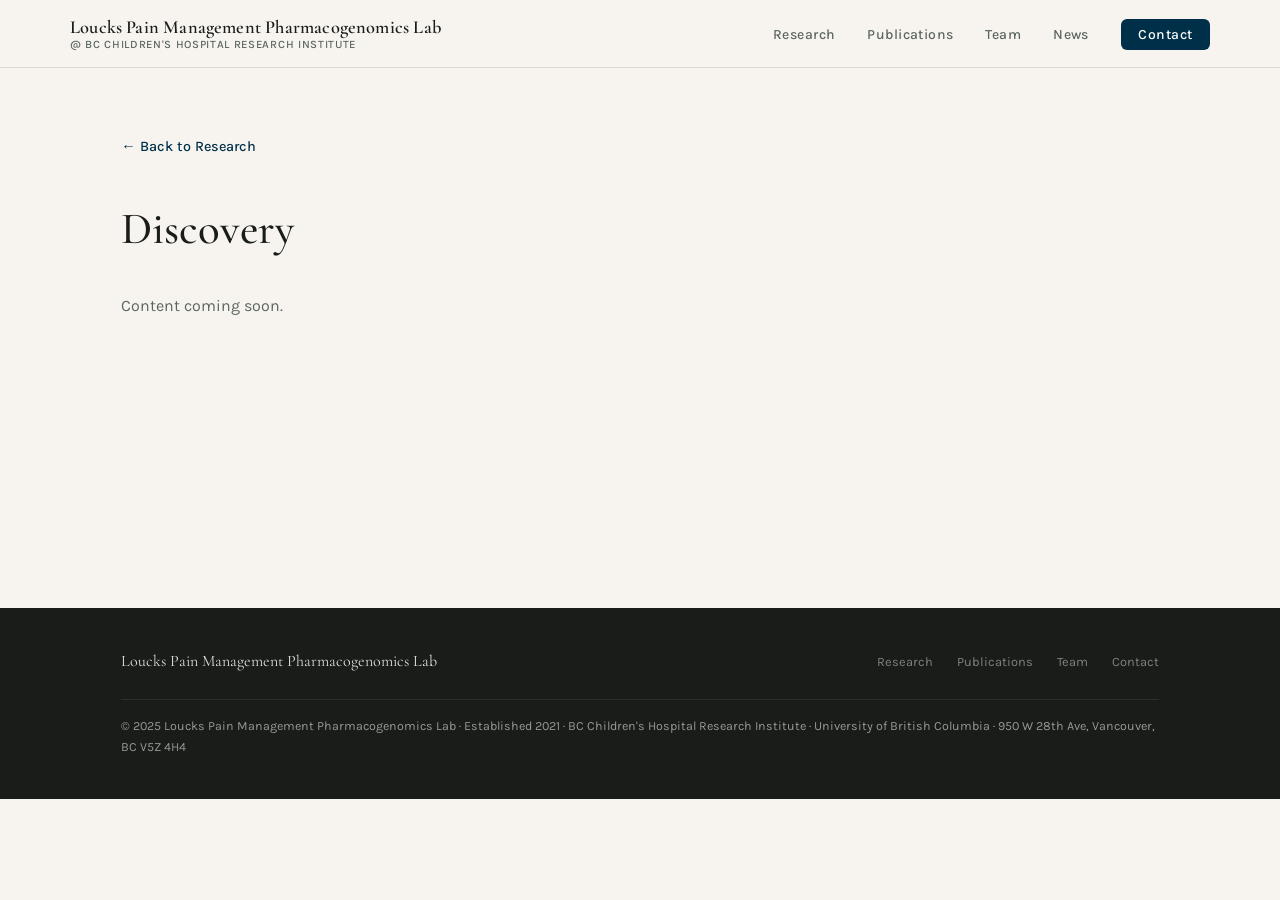
<file: discovery.html>
<!DOCTYPE html>
<html lang="en">
<head>
  <meta charset="UTF-8" />
  <meta name="viewport" content="width=device-width, initial-scale=1.0" />
  <title>Discovery — Loucks Pain Management Pharmacogenomics Lab</title>
  <link rel="preconnect" href="https://fonts.googleapis.com" />
  <link rel="preconnect" href="https://fonts.gstatic.com" crossorigin />
  <link href="https://fonts.googleapis.com/css2?family=Cormorant+Garamond:ital,wght@0,400;0,500;0,600;1,400;1,500&family=Karla:wght@400;500;600&display=swap" rel="stylesheet" />
  <link rel="stylesheet" href="style.css" />
</head>
<body>

<nav>
  <div class="nav-inner">
    <a href="index.html" class="nav-brand">
      <div class="nav-wordmark">
        Loucks Pain Management Pharmacogenomics Lab
        <span>@ BC Children's Hospital Research Institute</span>
      </div>
    </a>
    <ul class="nav-links">
      <li><a href="index.html#research">Research</a></li>
      <li><a href="index.html#publications">Publications</a></li>
      <li><a href="index.html#team">Team</a></li>
      <li><a href="index.html#news">News</a></li>
      <li><a href="index.html#contact" class="nav-contact-btn">Contact</a></li>
    </ul>
  </div>
</nav>

<section class="pipeline-page">
  <div class="site-wrap">
    <a href="index.html#research" class="back-link">&larr; Back to Research</a>
    <h1>Discovery</h1>
    <p class="section-lead">
      Content coming soon.
    </p>
  </div>
</section>

<footer>
  <div class="footer-inner">
    <div class="footer-brand">Loucks Pain Management Pharmacogenomics Lab</div>
    <div class="footer-links">
      <a href="index.html#research">Research</a>
      <a href="index.html#publications">Publications</a>
      <a href="index.html#team">Team</a>
      <a href="index.html#contact">Contact</a>
    </div>
    <div class="footer-institution">
      &copy; 2025 Loucks Pain Management Pharmacogenomics Lab &middot; Established 2021 &middot; BC Children's Hospital Research Institute &middot;
      University of British Columbia &middot; 950 W 28th Ave, Vancouver, BC V5Z 4H4
    </div>
  </div>
</footer>

</body>
</html>
</file>
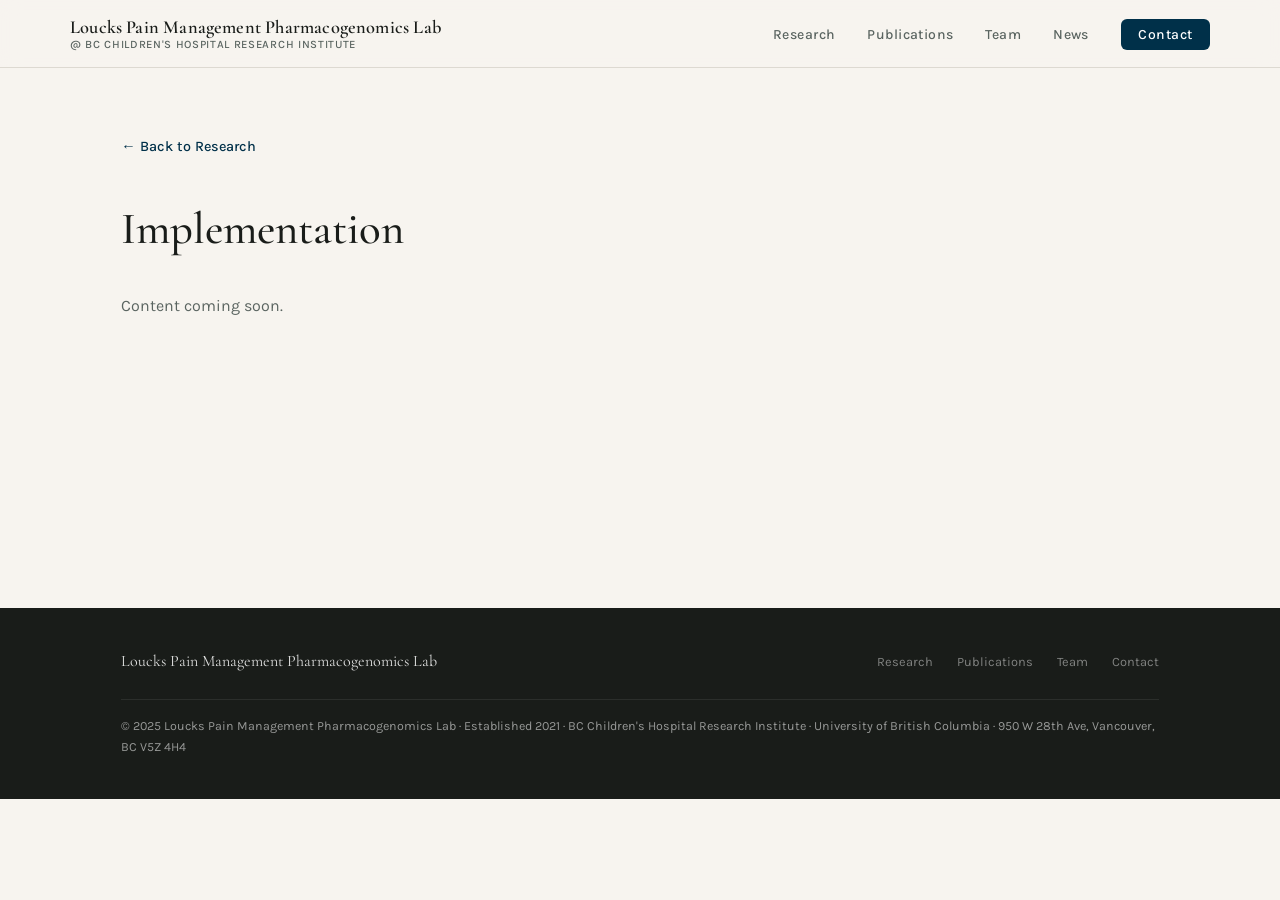
<file: implementation.html>
<!DOCTYPE html>
<html lang="en">
<head>
  <meta charset="UTF-8" />
  <meta name="viewport" content="width=device-width, initial-scale=1.0" />
  <title>Implementation — Loucks Pain Management Pharmacogenomics Lab</title>
  <link rel="preconnect" href="https://fonts.googleapis.com" />
  <link rel="preconnect" href="https://fonts.gstatic.com" crossorigin />
  <link href="https://fonts.googleapis.com/css2?family=Cormorant+Garamond:ital,wght@0,400;0,500;0,600;1,400;1,500&family=Karla:wght@400;500;600&display=swap" rel="stylesheet" />
  <link rel="stylesheet" href="style.css" />
</head>
<body>

<nav>
  <div class="nav-inner">
    <a href="index.html" class="nav-brand">
      <div class="nav-wordmark">
        Loucks Pain Management Pharmacogenomics Lab
        <span>@ BC Children's Hospital Research Institute</span>
      </div>
    </a>
    <ul class="nav-links">
      <li><a href="index.html#research">Research</a></li>
      <li><a href="index.html#publications">Publications</a></li>
      <li><a href="index.html#team">Team</a></li>
      <li><a href="index.html#news">News</a></li>
      <li><a href="index.html#contact" class="nav-contact-btn">Contact</a></li>
    </ul>
  </div>
</nav>

<section class="pipeline-page">
  <div class="site-wrap">
    <a href="index.html#research" class="back-link">&larr; Back to Research</a>
    <h1>Implementation</h1>
    <p class="section-lead">
      Content coming soon.
    </p>
  </div>
</section>

<footer>
  <div class="footer-inner">
    <div class="footer-brand">Loucks Pain Management Pharmacogenomics Lab</div>
    <div class="footer-links">
      <a href="index.html#research">Research</a>
      <a href="index.html#publications">Publications</a>
      <a href="index.html#team">Team</a>
      <a href="index.html#contact">Contact</a>
    </div>
    <div class="footer-institution">
      &copy; 2025 Loucks Pain Management Pharmacogenomics Lab &middot; Established 2021 &middot; BC Children's Hospital Research Institute &middot;
      University of British Columbia &middot; 950 W 28th Ave, Vancouver, BC V5Z 4H4
    </div>
  </div>
</footer>

</body>
</html>
</file>
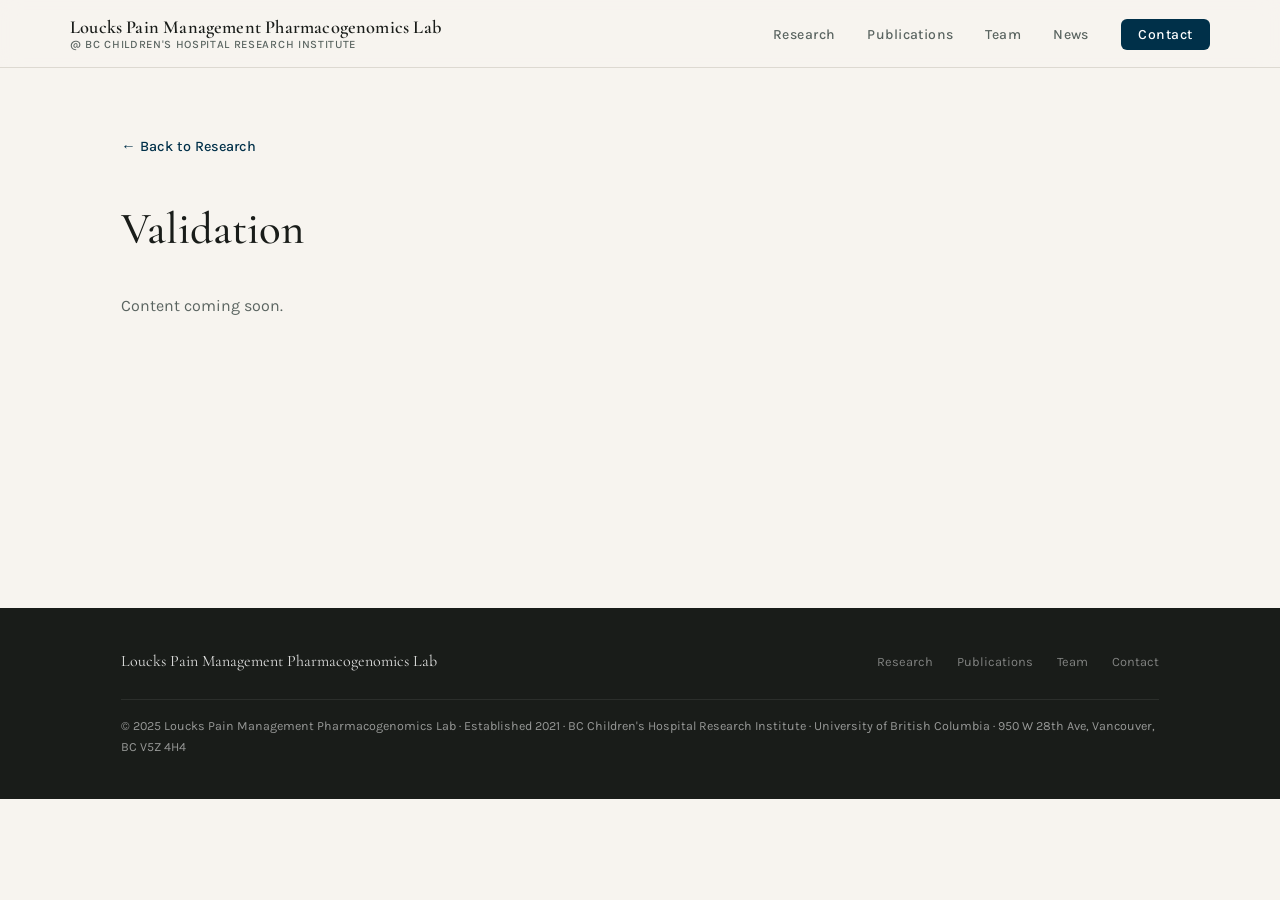
<file: validation.html>
<!DOCTYPE html>
<html lang="en">
<head>
  <meta charset="UTF-8" />
  <meta name="viewport" content="width=device-width, initial-scale=1.0" />
  <title>Validation — Loucks Pain Management Pharmacogenomics Lab</title>
  <link rel="preconnect" href="https://fonts.googleapis.com" />
  <link rel="preconnect" href="https://fonts.gstatic.com" crossorigin />
  <link href="https://fonts.googleapis.com/css2?family=Cormorant+Garamond:ital,wght@0,400;0,500;0,600;1,400;1,500&family=Karla:wght@400;500;600&display=swap" rel="stylesheet" />
  <link rel="stylesheet" href="style.css" />
</head>
<body>

<nav>
  <div class="nav-inner">
    <a href="index.html" class="nav-brand">
      <div class="nav-wordmark">
        Loucks Pain Management Pharmacogenomics Lab
        <span>@ BC Children's Hospital Research Institute</span>
      </div>
    </a>
    <ul class="nav-links">
      <li><a href="index.html#research">Research</a></li>
      <li><a href="index.html#publications">Publications</a></li>
      <li><a href="index.html#team">Team</a></li>
      <li><a href="index.html#news">News</a></li>
      <li><a href="index.html#contact" class="nav-contact-btn">Contact</a></li>
    </ul>
  </div>
</nav>

<section class="pipeline-page">
  <div class="site-wrap">
    <a href="index.html#research" class="back-link">&larr; Back to Research</a>
    <h1>Validation</h1>
    <p class="section-lead">
      Content coming soon.
    </p>
  </div>
</section>

<footer>
  <div class="footer-inner">
    <div class="footer-brand">Loucks Pain Management Pharmacogenomics Lab</div>
    <div class="footer-links">
      <a href="index.html#research">Research</a>
      <a href="index.html#publications">Publications</a>
      <a href="index.html#team">Team</a>
      <a href="index.html#contact">Contact</a>
    </div>
    <div class="footer-institution">
      &copy; 2025 Loucks Pain Management Pharmacogenomics Lab &middot; Established 2021 &middot; BC Children's Hospital Research Institute &middot;
      University of British Columbia &middot; 950 W 28th Ave, Vancouver, BC V5Z 4H4
    </div>
  </div>
</footer>

</body>
</html>
</file>
<file: style.css>
/* ════════════════════════════════════════════════════════════════
   RESET & BASE
   ════════════════════════════════════════════════════════════════ */
*, *::before, *::after { box-sizing: border-box; margin: 0; padding: 0; }

/* ── BCCHR Brand Colour Palette ──
     Navy    #003049  (primary)
     Orange  #F78620  (accent / highlights)
     See bcchr_reference.html for source.                      */
:root {
  --bg:           #F7F4EF;
  --bg-card:      #FFFFFF;
  --navy:         #003049;
  --navy-mid:     #1A4A6B;
  --navy-pale:    #E6EEF2;
  --orange:       #F78620;
  --orange-pale:  #FEF0E0;
  --text:         #191C19;
  --text-muted:   #5A6460;
  --border:       #DDD9D1;
  --nav-h:        68px;

  /* Research pipeline palette */
  --ink:          #1C2521;
  --ink-soft:     #5B665F;
  --paper:        #F4F6F1;
  --card:         #FFFFFF;
  --teal:         #2F6E68;
  --teal-soft:    #E7EFED;
  --amber:        #C97A2E;
  --line:         #D8DED6;
}

html { scroll-behavior: smooth; }

body {
  font-family: 'Karla', sans-serif;
  background: var(--bg);
  color: var(--text);
  font-size: 16px;
  line-height: 1.7;
}

/* ════════════════════════════════════════════════════════════════
   NAVIGATION  —  sticky frosted-glass bar
   ════════════════════════════════════════════════════════════════ */
nav {
  position: sticky;
  top: 0;
  z-index: 100;
  height: var(--nav-h);
  background: rgba(247, 244, 239, 0.92);
  backdrop-filter: blur(10px);
  border-bottom: 1px solid var(--border);
  display: flex;
  align-items: center;
  padding: 0 max(2rem, 5vw);
}
.nav-inner {
  width: 100%;
  max-width: 1140px;
  margin: 0 auto;
  display: flex;
  align-items: center;
  justify-content: space-between;
  gap: 2rem;
}
.nav-brand {
  display: flex;
  align-items: center;
  gap: 12px;
  text-decoration: none;
  color: inherit;
}
.nav-wordmark { font-family: 'Cormorant Garamond', serif; font-size: 1.15rem; font-weight: 600; letter-spacing: 0.01em; line-height: 1.2; }
.nav-wordmark span { display: block; font-size: 0.7rem; font-family: 'Karla', sans-serif; font-weight: 500; color: var(--text-muted); letter-spacing: 0.06em; text-transform: uppercase; }
.nav-links {
  display: flex;
  gap: 2rem;
  list-style: none;
}
.nav-links a {
  text-decoration: none;
  color: var(--text-muted);
  font-size: 0.875rem;
  font-weight: 500;
  letter-spacing: 0.03em;
  transition: color 0.2s;
}
.nav-links a:hover { color: var(--navy); }
.nav-contact-btn {
  background: var(--navy);
  color: #fff !important;
  padding: 0.45rem 1.1rem;
  border-radius: 6px;
  transition: background 0.2s !important;
}
.nav-contact-btn:hover { background: var(--navy-mid) !important; color: #fff !important; }

/* ════════════════════════════════════════════════════════════════
   LAYOUT WRAPPER
   ════════════════════════════════════════════════════════════════ */
.site-wrap { max-width: 1140px; margin: 0 auto; padding: 0 max(1.5rem, 4vw); }

/* ════════════════════════════════════════════════════════════════
   HERO
   ════════════════════════════════════════════════════════════════ */
#hero {
  padding: 6rem 0 5rem;
  position: relative;
  overflow: hidden;
}
.hero-grid {
  display: grid;
  grid-template-columns: 1fr 1fr;
  gap: 3rem;
  align-items: center;
}
.hero-visual { display: block; }
.hero-photo {
  width: 100%;
  max-width: 520px;
  border-radius: 16px;
  overflow: hidden;
  box-shadow: 0 8px 32px rgba(0,0,0,0.1);
}
.hero-photo img {
  width: 100%;
  display: block;
}
.hero-eyebrow {
  display: inline-flex;
  align-items: center;
  gap: 8px;
  font-size: 0.78rem;
  font-weight: 600;
  letter-spacing: 0.1em;
  text-transform: uppercase;
  color: var(--navy);
  margin-bottom: 1.2rem;
}
.hero-eyebrow::before {
  content: '';
  display: block;
  width: 24px;
  height: 2px;
  background: var(--navy);
  border-radius: 2px;
}
.hero-title {
  font-family: 'Cormorant Garamond', serif;
  font-size: clamp(2.4rem, 4vw, 3.2rem);
  font-weight: 500;
  line-height: 1.18;
  letter-spacing: -0.01em;
  color: var(--text);
  margin-bottom: 1.25rem;
}
.hero-title em {
  font-style: italic;
  color: var(--navy);
}
.hero-desc {
  color: var(--text-muted);
  font-size: 1.05rem;
  max-width: 46ch;
  margin-bottom: 2rem;
}
.btn-row { display: flex; gap: 1rem; flex-wrap: wrap; }
.btn-primary {
  display: inline-block;
  background: var(--navy);
  color: #fff;
  text-decoration: none;
  padding: 0.7rem 1.5rem;
  border-radius: 6px;
  font-weight: 600;
  font-size: 0.9rem;
  letter-spacing: 0.02em;
  transition: background 0.2s, transform 0.15s;
}
.btn-primary:hover { background: var(--navy-mid); transform: translateY(-1px); }
.btn-outline {
  display: inline-block;
  border: 1.5px solid var(--border);
  color: var(--text);
  text-decoration: none;
  padding: 0.7rem 1.5rem;
  border-radius: 6px;
  font-weight: 600;
  font-size: 0.9rem;
  letter-spacing: 0.02em;
  transition: border-color 0.2s, color 0.2s;
}
.btn-outline:hover { border-color: var(--navy); color: var(--navy); }

/* ── Hero visual — institute photo with logo overlay ── */
#hero { background: var(--bg-card); }
#hero .site-wrap { max-width: 1320px; }
.hero-photo-caption {
  text-align: center;
  font-size: 0.82rem;
  color: var(--text-muted);
  margin-top: 1rem;
}

/* ════════════════════════════════════════════════════════════════
   SECTION SHARED
   ════════════════════════════════════════════════════════════════ */
section { padding: 5rem 0; }
.section-label {
  font-size: 0.75rem;
  font-weight: 600;
  letter-spacing: 0.12em;
  text-transform: uppercase;
  color: var(--navy);
  margin-bottom: 0.75rem;
}
.section-title {
  font-family: 'Cormorant Garamond', serif;
  font-size: clamp(1.8rem, 3vw, 2.4rem);
  font-weight: 500;
  line-height: 1.2;
  margin-bottom: 1rem;
}
.section-lead {
  color: var(--text-muted);
  max-width: 60ch;
  margin-bottom: 3rem;
}
.section-head { margin-bottom: 3rem; }
.divider { border: none; border-top: 1px solid var(--border); }

/* ════════════════════════════════════════════════════════════════
   RESEARCH  —  vertical pipeline with numbered rings (teal/amber)
   ════════════════════════════════════════════════════════════════ */
#research,
.research {
  background: var(--paper);
  color: var(--ink);
  padding: 96px 32px 112px;
}
#research .site-wrap,
.research .site-wrap {
  max-width: 980px;
  margin: 0 auto;
  padding: 0;
}

/* ---------- Header ---------- */
#research .research-head,
.research .research-head {
  max-width: 660px;
  margin-bottom: 72px;
}
#research .section-label,
.research .section-label {
  font-family: 'Karla', sans-serif;
  font-size: 12px;
  letter-spacing: .14em;
  text-transform: uppercase;
  color: var(--teal);
  display: flex;
  align-items: center;
  gap: 10px;
  margin-bottom: 18px;
}
#research .section-label::before,
.research .section-label::before {
  content: '';
  width: 22px;
  height: 1px;
  background: var(--teal);
}
#research .section-title,
.research .section-title {
  font-family: 'Cormorant Garamond', serif;
  font-weight: 500;
  font-size: clamp(30px, 3.6vw, 44px);
  line-height: 1.15;
  letter-spacing: -0.01em;
  margin: 0 0 20px;
}
#research .section-lead,
.research .section-lead {
  font-size: 16px;
  line-height: 1.7;
  color: var(--ink-soft);
  margin: 0;
  max-width: none;
}
#research .section-lead strong,
.research .section-lead strong {
  color: var(--ink);
  font-weight: 600;
}
#research .section-lead em,
.research .section-lead em {
  font-style: italic;
  color: var(--ink);
}

/* ---------- Pipeline: vertical row list with downward arrow ---------- */
.pipeline-col {
  position: relative;
}
.pipeline-col::before {
  content: '';
  position: absolute;
  left: 19px;
  top: 22px;
  bottom: 34px;
  width: 0;
  border-left: 2px dashed var(--line);
}
.pipeline-col::after {
  content: '';
  position: absolute;
  left: 11px;
  bottom: 12px;
  width: 0;
  height: 0;
  border-left: 8px solid transparent;
  border-right: 8px solid transparent;
  border-top: 11px solid var(--teal);
}

.stage-row {
  display: grid;
  grid-template-columns: 40px 1fr;
  column-gap: 28px;
  padding-bottom: 64px;
}
.stage-row:last-child {
  padding-bottom: 0;
}

.stage-marker {
  position: relative;
  z-index: 1;
  display: flex;
  justify-content: center;
  padding-top: 2px;
}
.ring {
  width: 40px;
  height: 40px;
  border-radius: 50%;
  background: var(--paper);
  border: 2px solid var(--teal);
  display: flex;
  align-items: center;
  justify-content: center;
  font-family: 'Karla', sans-serif;
  font-size: 14px;
  font-weight: 500;
  color: var(--teal);
}

/* content: text (left) + larger figure (right) */
.stage-content {
  display: flex;
  gap: 24px;
  align-items: flex-start;
}

.stage-text {
  flex: 1 1 34%;
  min-width: 0;
  padding-top: 4px;
}

.stage-eyebrow {
  font-family: 'Karla', sans-serif;
  font-size: 12px;
  letter-spacing: .08em;
  text-transform: uppercase;
  color: var(--amber);
  margin-bottom: 10px;
}

.stage-title {
  font-family: 'Cormorant Garamond', serif;
  font-weight: 500;
  font-size: 24px;
  line-height: 1.3;
  margin: 0 0 14px;
}

.stage-desc {
  font-size: 15.5px;
  line-height: 1.7;
  color: var(--ink-soft);
  margin: 0;
}
.stage-desc em {
  font-style: italic;
  color: var(--ink);
}

.stage-figure {
  flex: 1 1 60%;
  max-width: 480px;
}

.stage-figure-visual {
  position: relative;
  aspect-ratio: 4 / 3;
  border-radius: 4px;
  display: flex;
  align-items: center;
  justify-content: center;
  overflow: hidden;
}
.stage-figure-visual svg {
  width: 180%;
  height: 180%;
  color: var(--teal);
  opacity: .85;
}
.stage-figure-visual svg.impl-svg {
  width: auto;
  height: 62%;
  opacity: 1;
}
.stage-figure-visual img {
  width: 100%;
  height: 100%;
  object-fit: contain;
}

.placeholder-tag {
  position: absolute;
  top: 12px;
  right: 12px;
  font-family: 'Karla', sans-serif;
  font-size: 10px;
  letter-spacing: .06em;
  text-transform: uppercase;
  color: var(--teal);
  background: var(--paper);
  border: 1px dashed var(--teal);
  padding: 3px 8px;
  border-radius: 20px;
}

.stage-figure figcaption {
  font-family: 'Karla', sans-serif;
  font-size: 11.5px;
  color: var(--ink-soft);
  margin-top: 10px;
  text-align: center;
}

/* ════════════════════════════════════════════════════════════════
   PUBLICATIONS
   ════════════════════════════════════════════════════════════════ */
#publications { background: var(--bg-card); }
.pub-list { display: flex; flex-direction: column; gap: 0; }
.pub-item {
  display: grid;
  grid-template-columns: 3rem 1fr auto;
  gap: 1.25rem;
  align-items: start;
  padding: 1.5rem 0;
  border-bottom: 1px solid var(--border);
}
.pub-item:first-child { border-top: 1px solid var(--border); }
.pub-year {
  font-family: 'Cormorant Garamond', serif;
  font-size: 1rem;
  font-weight: 500;
  color: var(--navy);
  padding-top: 2px;
}
.pub-title {
  font-weight: 600;
  font-size: 0.95rem;
  line-height: 1.45;
  margin-bottom: 0.3rem;
}
.pub-authors {
  font-size: 0.83rem;
  color: var(--text-muted);
  margin-bottom: 0.25rem;
}
.pub-journal {
  font-size: 0.83rem;
  font-style: italic;
  color: var(--text-muted);
}
.pub-link {
  display: inline-block;
  font-size: 0.78rem;
  font-weight: 600;
  letter-spacing: 0.04em;
  text-transform: uppercase;
  color: var(--navy);
  text-decoration: none;
  border: 1px solid var(--navy);
  padding: 0.3rem 0.75rem;
  border-radius: 4px;
  transition: background 0.15s, color 0.15s;
  white-space: nowrap;
}
.pub-link:hover { background: var(--navy); color: #fff; }
.pub-more {
  margin-top: 2rem;
  text-align: center;
}

/* ════════════════════════════════════════════════════════════════
   TEAM
   ════════════════════════════════════════════════════════════════ */
#team { background: var(--bg); }

/* ── PI (standalone, above grid) ── */
.team-pi {
  display: flex;
  gap: 3rem;
  align-items: flex-start;
  margin-bottom: 4rem;
  padding-bottom: 3rem;
  border-bottom: 1px solid var(--border);
}
.team-pi-photo {
  width: 280px;
  flex-shrink: 0;
}
.team-pi-photo img {
  width: 100%;
  border-radius: 12px;
  display: block;
}
.team-pi-name {
  font-family: 'Cormorant Garamond', serif;
  font-size: 2rem;
  font-weight: 500;
  margin-bottom: 0.25rem;
  line-height: 1.2;
}
.team-pi-credentials {
  font-size: 0.8rem;
  color: var(--text-muted);
  font-style: italic;
  margin-bottom: 0.5rem;
}
.team-pi-role {
  font-size: 0.85rem;
  font-weight: 600;
  color: var(--navy);
  margin-bottom: 0.75rem;
}
.team-pi-affiliations {
  font-size: 0.8rem;
  color: var(--text-muted);
  line-height: 1.6;
  margin-bottom: 1.5rem;
}

/* ── Non-PI grid ── */
.team-grid {
  display: grid;
  grid-template-columns: repeat(auto-fill, minmax(220px, 1fr));
  gap: 2rem;
}
.team-card { text-align: center; }
.team-avatar {
  width: 100%;
  aspect-ratio: 1;
  border-radius: 12px;
  overflow: hidden;
  margin-bottom: 0.75rem;
}
.team-avatar img {
  width: 100%;
  height: 100%;
  object-fit: cover;
  display: block;
}
.team-name {
  font-weight: 600;
  font-size: 0.92rem;
  margin-bottom: 2px;
}
.team-credentials {
  font-size: 0.72rem;
  color: var(--text-muted);
  font-style: italic;
  margin-bottom: 2px;
}
.team-role {
  font-size: 0.8rem;
  color: var(--text-muted);
}

/* ── Featured Awards (inside team cards) ── */
.team-pi-awards,
.team-awards {
  margin-top: 1rem;
  padding-top: 0.75rem;
  border-top: 1px solid var(--border);
  text-align: left;
}
.team-awards-label {
  font-size: 0.68rem;
  font-weight: 600;
  letter-spacing: 0.08em;
  text-transform: uppercase;
  color: var(--orange);
  margin-bottom: 0.5rem;
}
.team-awards-list {
  list-style: none;
  display: flex;
  flex-direction: column;
  gap: 0.5rem;
}
.team-awards-list li {
  display: flex;
  gap: 0.5rem;
  align-items: baseline;
  font-size: 0.78rem;
  line-height: 1.4;
}
.team-award-year {
  font-family: 'Cormorant Garamond', serif;
  font-weight: 500;
  color: var(--navy);
  white-space: nowrap;
  flex-shrink: 0;
}
.team-award-title {
  color: var(--text-muted);
}

/* ── Team subsections ── */
.team-subsection { margin-bottom: 3rem; }
.team-subsection-title {
  font-size: 0.78rem;
  font-weight: 600;
  letter-spacing: 0.08em;
  text-transform: uppercase;
  color: var(--text-muted);
  margin-bottom: 1.25rem;
}

/* ── Alumni collapsible ── */
.team-alumni {
  border-top: 1px solid var(--border);
  padding-top: 2rem;
  margin-top: 1rem;
}
.team-alumni-summary {
  display: flex;
  align-items: center;
  gap: 0.5rem;
  cursor: pointer;
  list-style: none;
  font-size: 0.78rem;
  font-weight: 600;
  letter-spacing: 0.08em;
  text-transform: uppercase;
  color: var(--text-muted);
  user-select: none;
}
.team-alumni-summary::-webkit-details-marker { display: none; }
.team-alumni-arrow { transition: transform 0.2s; font-size: 0.7rem; }
.team-alumni[open] .team-alumni-arrow { transform: rotate(90deg); }
.team-alumni-grid {
  margin-top: 1rem;
  display: grid;
  grid-template-columns: repeat(auto-fill, minmax(130px, 1fr));
  gap: 1rem;
}
.team-alumni-card {
  text-align: center;
}
.team-alumni-avatar {
  width: 100%;
  aspect-ratio: 1;
  border-radius: 8px;
  overflow: hidden;
  margin-bottom: 0.5rem;
  background: var(--navy-pale);
  display: flex;
  align-items: center;
  justify-content: center;
}
.team-alumni-avatar img {
  width: 100%;
  height: 100%;
  object-fit: cover;
  display: block;
}
.team-alumni-initials {
  font-family: 'Cormorant Garamond', serif;
  font-size: 1.5rem;
  font-weight: 600;
  color: var(--navy);
}
.team-alumni-name {
  font-weight: 600;
  font-size: 0.82rem;
  color: var(--text);
}
.team-alumni-current {
  font-size: 0.72rem;
  color: var(--text-muted);
}

/* ── Patient Partners with Lived Experiences ── */
#patient-partners { padding-top: 0; }
.pp-list {
  display: flex;
  flex-direction: column;
  gap: 2.5rem;
}
.pp-card {
  display: flex;
  gap: 3rem;
  align-items: flex-start;
  padding-bottom: 2.5rem;
  border-bottom: 1px solid var(--border);
}
.pp-card:last-child { border-bottom: none; }
.pp-profile {
  width: 220px;
  flex-shrink: 0;
}
.pp-photo {
  aspect-ratio: 1;
  border-radius: 12px;
  overflow: hidden;
  margin-bottom: 0.75rem;
  background: var(--navy-pale);
}
.pp-photo img {
  width: 100%;
  height: 100%;
  object-fit: cover;
  display: block;
}
.pp-name {
  font-family: 'Cormorant Garamond', serif;
  font-size: 1.4rem;
  font-weight: 600;
  line-height: 1.2;
  margin-bottom: 2px;
}
.pp-titles {
  font-size: 0.75rem;
  font-style: italic;
  color: var(--text-muted);
}
.pp-bio {
  color: var(--text-muted);
  max-width: 65ch;
}
.pp-bio p { margin-bottom: 1rem; }
.pp-bio p:last-child { margin-bottom: 0; }

/* ════════════════════════════════════════════════════════════════
    NEWS
    ════════════════════════════════════════════════════════════════ */
#news { background: var(--bg-card); }
.news-grid {
  display: grid;
  grid-template-columns: repeat(auto-fit, minmax(280px, 1fr));
  gap: 1.5rem;
}
.news-card {
  background: var(--bg-card);
  border: 1px solid var(--border);
  border-radius: 12px;
  padding: 1.75rem;
  transition: box-shadow 0.2s, transform 0.2s;
}
.news-card:hover { box-shadow: 0 4px 24px rgba(0,0,0,0.07); transform: translateY(-2px); }
.news-tag {
  display: inline-block;
  font-size: 0.72rem;
  font-weight: 600;
  letter-spacing: 0.09em;
  text-transform: uppercase;
  color: var(--orange);
  background: var(--orange-pale);
  padding: 3px 8px;
  border-radius: 4px;
  margin-bottom: 1rem;
}
.news-date {
  font-size: 0.78rem;
  color: var(--text-muted);
  margin-bottom: 0.6rem;
}
.news-card h3 {
  font-family: 'Cormorant Garamond', serif;
  font-size: 1.2rem;
  font-weight: 600;
  line-height: 1.3;
  margin-bottom: 0.6rem;
}
.news-card p {
  font-size: 0.875rem;
  color: var(--text-muted);
  line-height: 1.6;
}

/* ════════════════════════════════════════════════════════════════
   CONTACT
   ════════════════════════════════════════════════════════════════ */
#contact { background: var(--bg); }
.contact-grid {
  display: grid;
  grid-template-columns: 1fr 1fr;
  gap: 3rem;
  align-items: start;
}
.contact-map {
  border-radius: 12px;
  overflow: hidden;
  box-shadow: 0 4px 20px rgba(0,0,0,0.08);
  position: sticky;
  top: 2rem;
}
.contact-map iframe {
  width: 100%;
  height: 100%;
  min-height: 340px;
  display: block;
}
.contact-info h2 {
  font-family: 'Cormorant Garamond', serif;
  font-size: 2rem;
  font-weight: 500;
  margin-bottom: 1rem;
}
.contact-info p {
  color: var(--text-muted);
  margin-bottom: 2rem;
  max-width: 42ch;
}
.contact-item {
  display: flex;
  align-items: flex-start;
  gap: 1rem;
  margin-bottom: 1.25rem;
}
.contact-icon {
  width: 36px;
  height: 36px;
  border-radius: 8px;
  background: var(--navy-pale);
  display: flex;
  align-items: center;
  justify-content: center;
  flex-shrink: 0;
}
.contact-icon svg { width: 16px; height: 16px; stroke: var(--navy); fill: none; stroke-width: 1.5; stroke-linecap: round; stroke-linejoin: round; }
.contact-detail-label {
  font-size: 0.75rem;
  text-transform: uppercase;
  letter-spacing: 0.08em;
  font-weight: 600;
  color: var(--text-muted);
  margin-bottom: 2px;
}
.contact-detail-val {
  font-size: 0.9rem;
  color: var(--text);
}
.contact-detail-val a {
  color: var(--navy);
  text-decoration: none;
}

/* ── Contact columns — audience streams separated by vertical rules ── */
.contact-columns {
  display: grid;
  grid-template-columns: repeat(3, 1fr);
  gap: 0;
  margin-bottom: 3rem;
}
.contact-column {
  padding: 1.5rem 2rem;
}
.contact-column + .contact-column {
  border-left: 1px solid var(--border);
}
.contact-column h3 {
  font-family: 'Cormorant Garamond', serif;
  font-size: 1.25rem;
  font-weight: 600;
  margin-bottom: 0.6rem;
  line-height: 1.3;
}
.contact-column p {
  font-size: 0.88rem;
  color: var(--text-muted);
  line-height: 1.65;
  margin-bottom: 0;
}

/* ════════════════════════════════════════════════════════════════
   FUNDERS  —  logos for funding & institutional partners
   ════════════════════════════════════════════════════════════════ */
#funders {
  background: var(--bg-card);
  padding: 4rem 0;
  text-align: center;
}
#funders .section-label {
  text-align: center;
}
#funders .section-title {
  text-align: center;
  margin-bottom: 2.5rem;
}
.funder-grid {
  display: flex;
  flex-wrap: wrap;
  align-items: center;
  justify-content: space-evenly;
  gap: 3.5rem;
  margin-bottom: 2rem;
}
.funder-grid a {
  display: flex;
  flex: 1;
  align-items: center;
  justify-content: center;
  transition: opacity 0.2s;
}
.funder-grid a:hover { opacity: 0.7; }
.funder-grid img {
  height: 64px;
  width: auto;
  max-width: 260px;
  object-fit: contain;
}
.funder-logo-lg img {
  height: 90px;
}
.funder-logo-xl img {
  height: 120px;
}
.funder-logo-xxl img {
  height: 105px;
}
.funder-logo-pharmsci img {
  height: 160px;
}
.funder-logo-terry img {
  height: 250px;
}
.funder-credit {
  font-size: 0.78rem;
  color: var(--text-muted);
  max-width: 50ch;
  margin: 0 auto;
}

/* ════════════════════════════════════════════════════════════════
   FOOTER
   ════════════════════════════════════════════════════════════════ */
footer {
  background: var(--text);
  color: rgba(255,255,255,0.55);
  padding: 2.5rem 0;
}
.footer-inner {
  max-width: 1140px;
  margin: 0 auto;
  padding: 0 max(1.5rem, 4vw);
  display: flex;
  align-items: center;
  justify-content: space-between;
  flex-wrap: wrap;
  gap: 1rem;
}
.footer-brand {
  font-family: 'Cormorant Garamond', serif;
  font-size: 1rem;
  color: rgba(255,255,255,0.85);
}
.footer-links { display: flex; gap: 1.5rem; }
.footer-links a {
  color: rgba(255,255,255,0.45);
  text-decoration: none;
  font-size: 0.8rem;
  transition: color 0.2s;
}
.footer-links a:hover { color: rgba(255,255,255,0.85); }
.footer-institution {
  font-size: 0.78rem;
  width: 100%;
  padding-top: 1rem;
  border-top: 1px solid rgba(255,255,255,0.08);
  margin-top: 0.5rem;
}

/* ════════════════════════════════════════════════════════════════
   PIPELINE DETAIL PAGES  —  discovery / validation / implementation
   ════════════════════════════════════════════════════════════════ */
.pipeline-page {
  padding: 4rem 0;
  min-height: 60vh;
}
.pipeline-page h1 {
  font-family: 'Cormorant Garamond', serif;
  font-size: clamp(2rem, 3.5vw, 2.8rem);
  font-weight: 500;
  margin-bottom: 1.5rem;
}
.back-link {
  display: inline-flex;
  align-items: center;
  gap: 0.4rem;
  color: var(--navy);
  text-decoration: none;
  font-weight: 500;
  font-size: 0.9rem;
  margin-bottom: 2rem;
  transition: opacity 0.2s;
}
.back-link:hover {
  opacity: 0.7;
}

/* ════════════════════════════════════════════════════════════════
   RESPONSIVE
   ════════════════════════════════════════════════════════════════ */
@media (max-width: 800px) {
  .hero-grid { grid-template-columns: 1fr; }
  .hero-photo { max-width: 100%; }
  .contact-grid { grid-template-columns: 1fr; gap: 2rem; }
  .contact-columns { grid-template-columns: 1fr; }
  #research, .research { padding: 64px 20px 80px; }
  .stage-content { flex-direction: column; gap: 20px; }
  .stage-figure { max-width: none; width: 100%; }
  .stage-row { padding-bottom: 48px; }
  .team-pi { flex-direction: column; }
  .team-pi-photo { width: 100%; max-width: 320px; }
  .pp-card { flex-direction: column; }
  .pp-profile { width: 100%; max-width: 240px; }
  .nav-links { display: none; }
}
</file>
